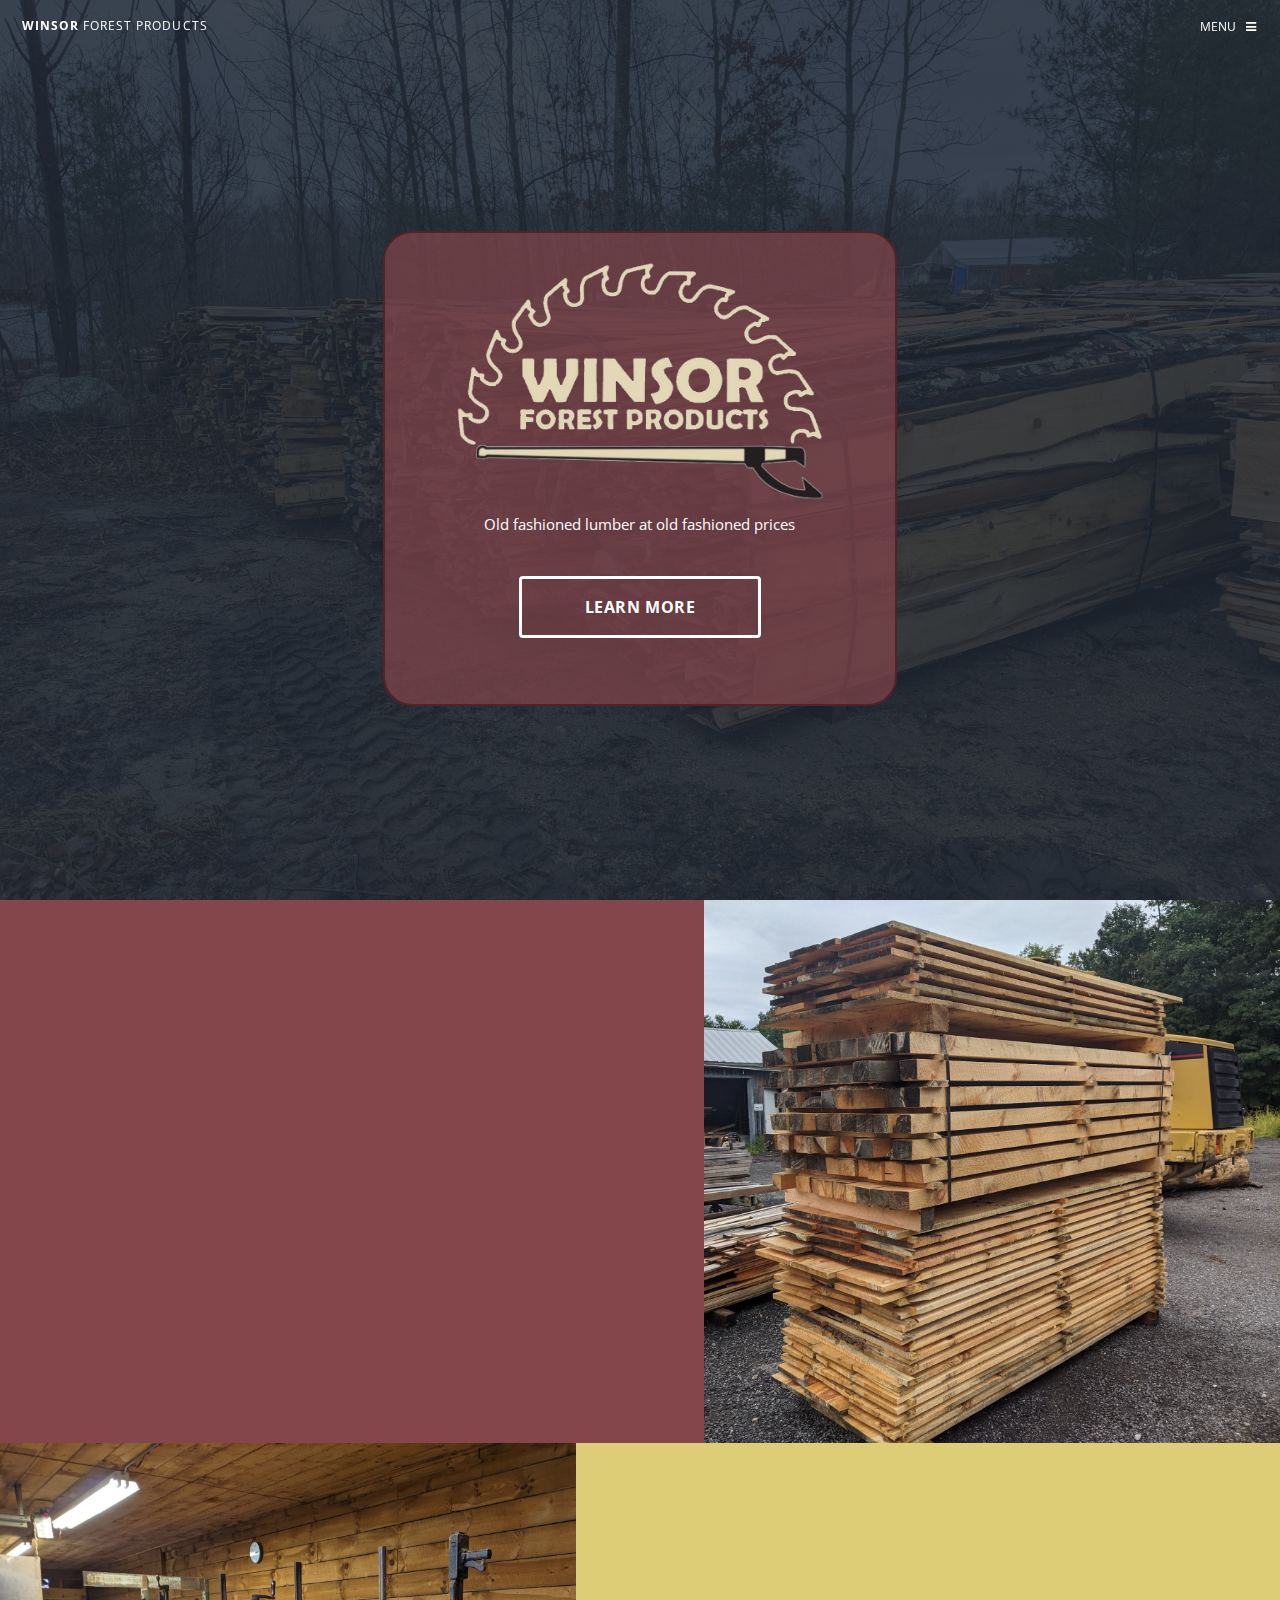
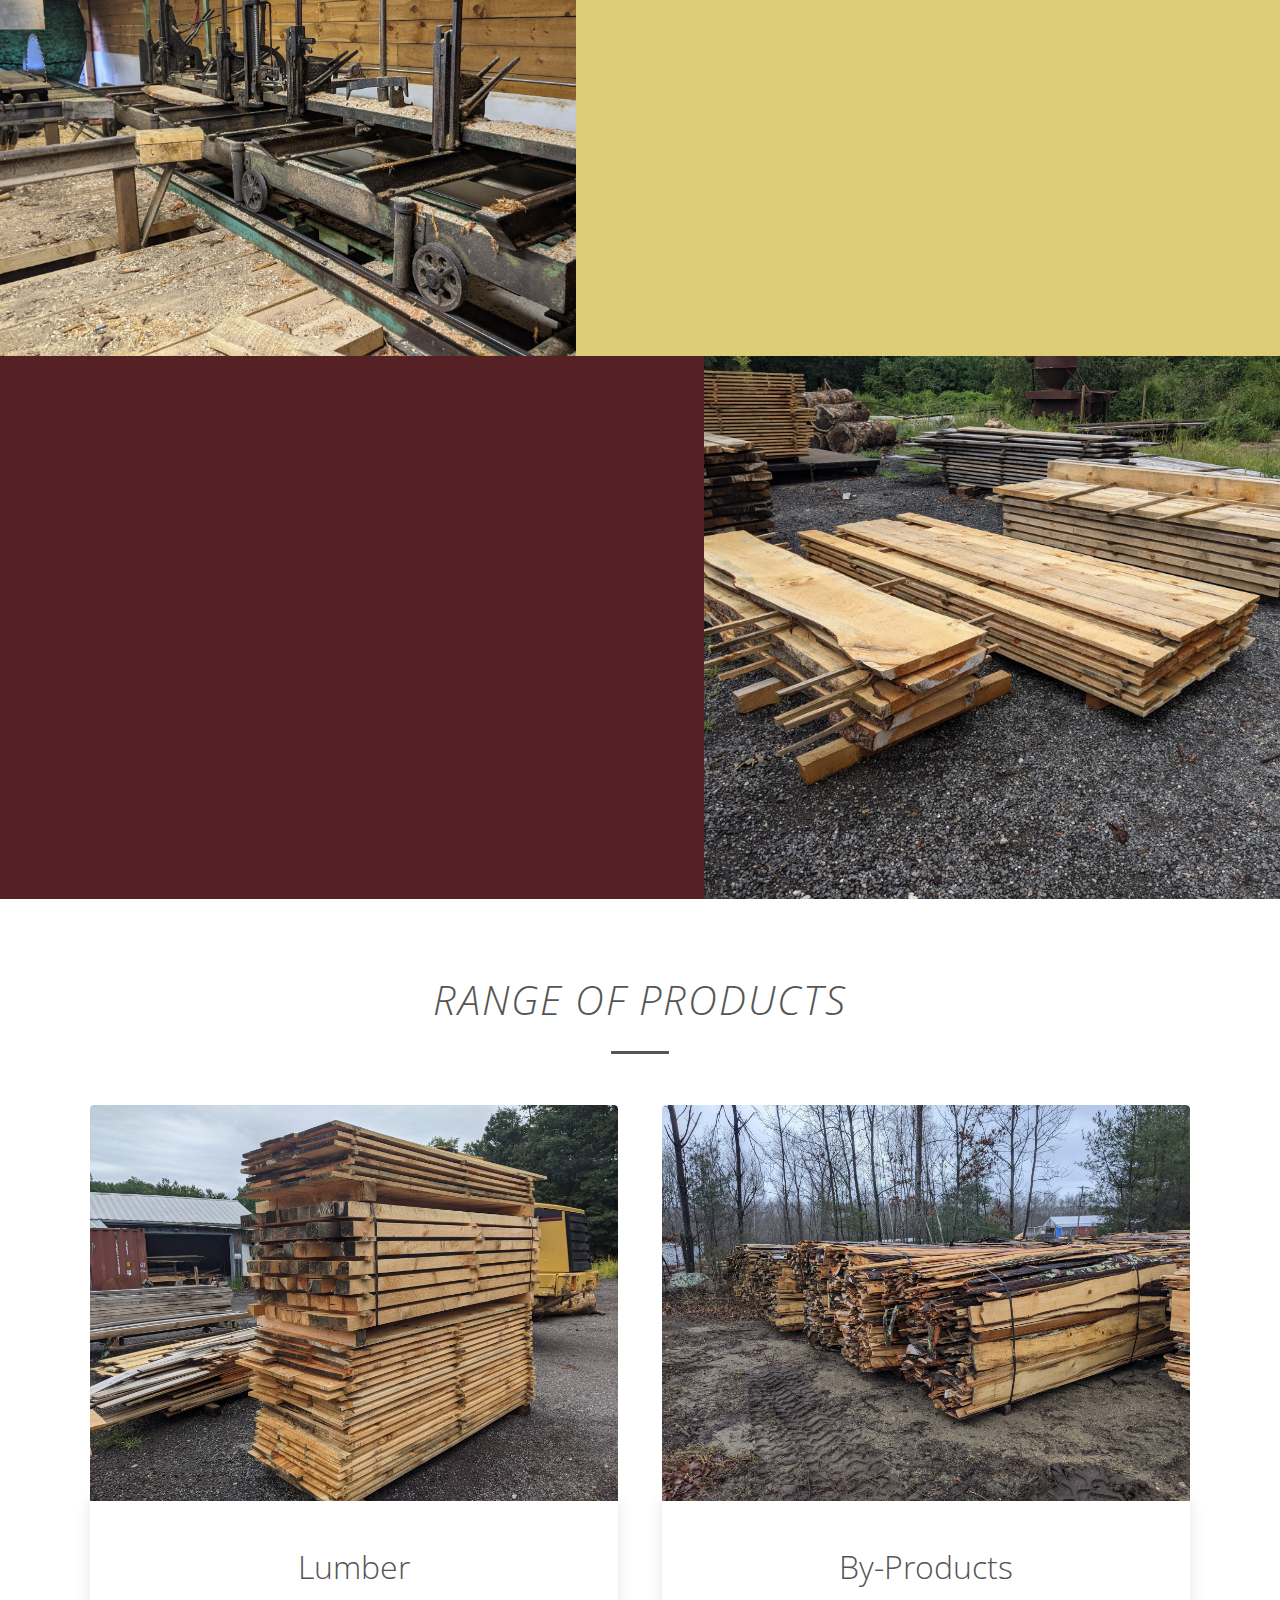
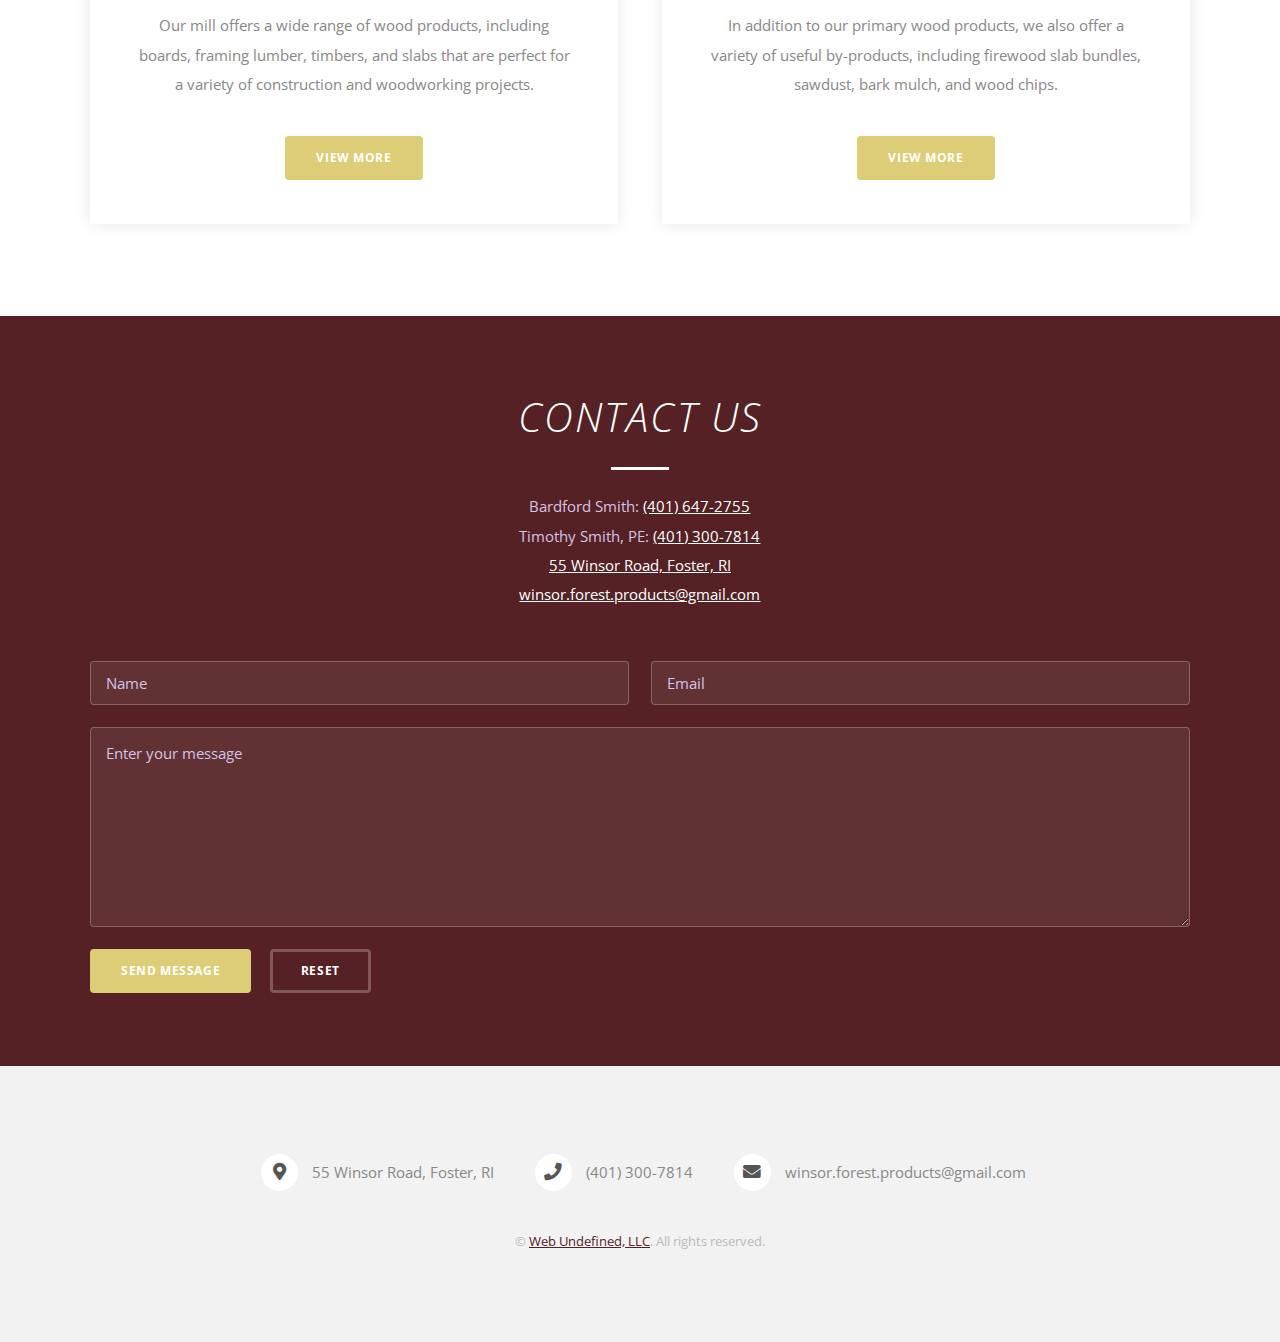
<file: index.html>
<!DOCTYPE HTML>

<html>

<head>
	<title>Winsor Forest Products</title>
	<meta charset="utf-8" />
	<meta name="viewport" content="width=device-width, initial-scale=1, user-scalable=no" />
	<link rel="stylesheet" href="assets/css/main.css" />
	<link rel="shortcut icon" type="image/png" href="images/tabIcon.png" />
</head>

<body class="is-preload">

	<!-- Header -->
	<header id="header" class="alt">
		<a class="logo" href="index.html">Winsor <span>Forest Products</span></a>
		<nav>
			<ul>
				<li>
					<a href="#menu">Menu</a>
				</li>
			</ul>
		</nav>
	</header>

	<!-- Menu -->
	<nav id="menu">
		<ul class="links">
			<li><a href="index.html">Home</a></li>
			<li><a href="pages/about-us.html">About Us</a></li>
			<li><a href="pages/products.html#products">Products</a></li>
			<li><a href="pages/products.html">Species</a></li>
			<li><a href="pages/services.html">Services</a></li>
			<li><a href="pages/gallery.html">Gallery</a></li>
			<li><a href="#six" class="scrolly">Contact Us</a></li>
		</ul>
	</nav>

	<!-- Banner -->
	<section id="banner">
		<div class="inner banner-badge">
			<!-- <h1>Lorem<br />
				ipsum dolor<br />
				sit amet</h1> -->
			<div class="image">
				<img src="images/logo-transparent.png" alt="" />
			</div>
			<p>Old fashioned lumber at old fashioned prices</p>
			<ul class="actions special">
				<li><a href="#one" class="button large wide scrolly-middle">Learn More</a></li>
			</ul>
		</div>
	</section>

	<!-- Spotlight -->
	<article id="one" class="spotlight odd accent3">
		<div class="inner">
			<div class="image" data-position="top right">
				<img src="images/3.jpg" alt="" />
			</div>
			<h2>Products</h2>
			<div class="content">
				<h3>Lumber and By-Products</h3>
				<p>Our mill offers a wide range of wood products, including boards, framing lumber, timbers, and slabs
					that are perfect for a variety of construction and woodworking projects.</p>
				<ul class="actions">
					<li><a href="pages/products.html" class="button primary accent3">View All</a></li>
				</ul>
			</div>
		</div>
	</article>

	<!-- Spotlight -->
	<article id="two" class="spotlight even accent2">
		<div class="inner">
			<div class="image" data-position="top left">
				<img src="images/5.jpg" alt="" />
			</div>
			<h2>About Us</h2>
			<div class="content">
				<h3>Local & Family-Owned</h3>
				<p>We are a local sawmill providing the community with a reliable source of freshly cut lumber and other
					wood products.</p>
				<ul class="actions">
					<li><a href="pages/about-us.html" class="button primary accent2">Learn More</a></li>
				</ul>
			</div>
		</div>
	</article>

	<!-- Spotlight -->
	<article id="three" class="spotlight odd accent1">
		<div class="inner">
			<div class="image" data-position="center right">
				<img src="images/4.jpg" alt="" />
			</div>
			<h2>Gallery</h2>
			<div class="content">
				<h3>Browse Our Gallery</h3>
				<p>If you're interested in seeing the high-quality wood products we offer, be sure to check out the
					gallery, which features stunning images of our mill and products.</p>
				<ul class="actions">
					<li><a href="pages/gallery.html" class="button primary accent1">View Gallery</a></li>
				</ul>
			</div>
		</div>
	</article>

	<!-- Posts -->
	<section id="five" class="wrapper">
		<div class="inner">
			<header class="major">
				<h2>Range of Products</h2>
			</header>
			<div class="posts">
				<article>
					<a href="#" class="image"><img src="images/3.jpg" alt="" /></a>
					<div class="content">
						<h3><a href="#">Lumber</a></h3>
						<p>Our mill offers a wide range of wood products, including boards, framing lumber, timbers, and
							slabs that are perfect for a variety of construction and woodworking projects.</p>
						<ul class="actions special">
							<li><a href="#" class="button primary accent2">View more</a></li>
						</ul>
					</div>
				</article>
				<article>
					<a href="#" class="image"><img src="images/1.jpg" alt="" /></a>
					<div class="content">
						<h3><a href="#">By-Products</a></h3>
						<p>In addition to our primary wood products, we also offer a variety of useful by-products,
							including firewood slab bundles, sawdust, bark mulch, and wood chips.</p>
						<ul class="actions special">
							<li><a href="#" class="button primary accent2">View more</a></li>
						</ul>
					</div>
				</article>
			</div>
		</div>
	</section>

	<!-- CTA -->
	<section id="six" class="wrapper style1">
		<div class="inner">
			<header class="major">
				<h2>Contact Us</h2>
				<p class="contact-p">Bardford Smith: <a href="tel:4016472755">(401)
						647-2755</a></p>
				<p class="contact-p">Timothy Smith, PE: <a href="tel:4013007814">(401)
						300-7814</a></p>
				<p class="contact-p"><a
						href="https://www.google.com/maps/place/55+Winsor+Rd,+Foster,+RI+02825/@41.841795,-71.7307835,17z/data=!3m1!4b1!4m6!3m5!1s0x89e4306e4358713b:0x17bfea306c91767b!8m2!3d41.841795!4d-71.7307835!16s%2Fg%2F11f2wlsrnv">55
						Winsor Road, Foster, RI</a></p>
				<p><a
						href="https://mail.google.com/mail/?view=cm&fs=1&to=winsor.forest.products@gmail.com&su=Subject&body=Body">winsor.forest.products@gmail.com</a>
				</p>
			</header>
			<form method="post" action="https://formspree.io/f/mzboalqk">
				<div class="row gtr-uniform">
					<div class="col-6 col-12-xsmall">
						<input type="text" name="name" id="name" value="" placeholder="Name" />
					</div>
					<div class="col-6 col-12-xsmall">
						<input type="email" name="email" id="email" value="" placeholder="Email" />
					</div>
					<!-- Break -->
					<div class="col-12">
						<textarea name="message" id="message" placeholder="Enter your message" rows="6"></textarea>
					</div>
					<!-- Break -->
					<div class="col-12">
						<ul class="actions">
							<li><input type="submit" value="Send Message" class="primary accent2" /></li>
							<li><input type="reset" value="Reset" /></li>
						</ul>
					</div>
				</div>
			</form>
		</div>
	</section>

	<!-- Footer -->
	<footer id="footer">
		<ul class="contact-icons">
			<li class="icon solid fa-map-marker-alt"><a
					href="https://www.google.com/maps/place/55+Winsor+Rd,+Foster,+RI+02825/@41.841795,-71.7307835,17z/data=!3m1!4b1!4m6!3m5!1s0x89e4306e4358713b:0x17bfea306c91767b!8m2!3d41.841795!4d-71.7307835!16s%2Fg%2F11f2wlsrnv">55
					Winsor Road, Foster, RI</a></li>
			<li class="icon solid fa-phone"><a href="tel:4013007814">(401)
					300-7814</a></li>
			<li class="icon solid fa-envelope"><a
					href="https://mail.google.com/mail/?view=cm&fs=1&to=winsor.forest.products@gmail.com&su=Subject&body=Body">winsor.forest.products@gmail.com</a>
			</li>
		</ul>
		<div class="copyright">
			&copy; <a href="https://www.webundefined.com">Web Undefined, LLC</a>. All rights reserved.
		</div>
	</footer>

	<!-- Scripts -->
	<script src="assets/js/jquery.min.js"></script>
	<script src="assets/js/jquery.scrolly.min.js"></script>
	<script src="assets/js/jquery.scrollex.min.js"></script>
	<script src="assets/js/browser.min.js"></script>
	<script src="assets/js/breakpoints.min.js"></script>
	<script src="assets/js/util.js"></script>
	<script src="assets/js/main.js"></script>

</body>

</html>
</file>
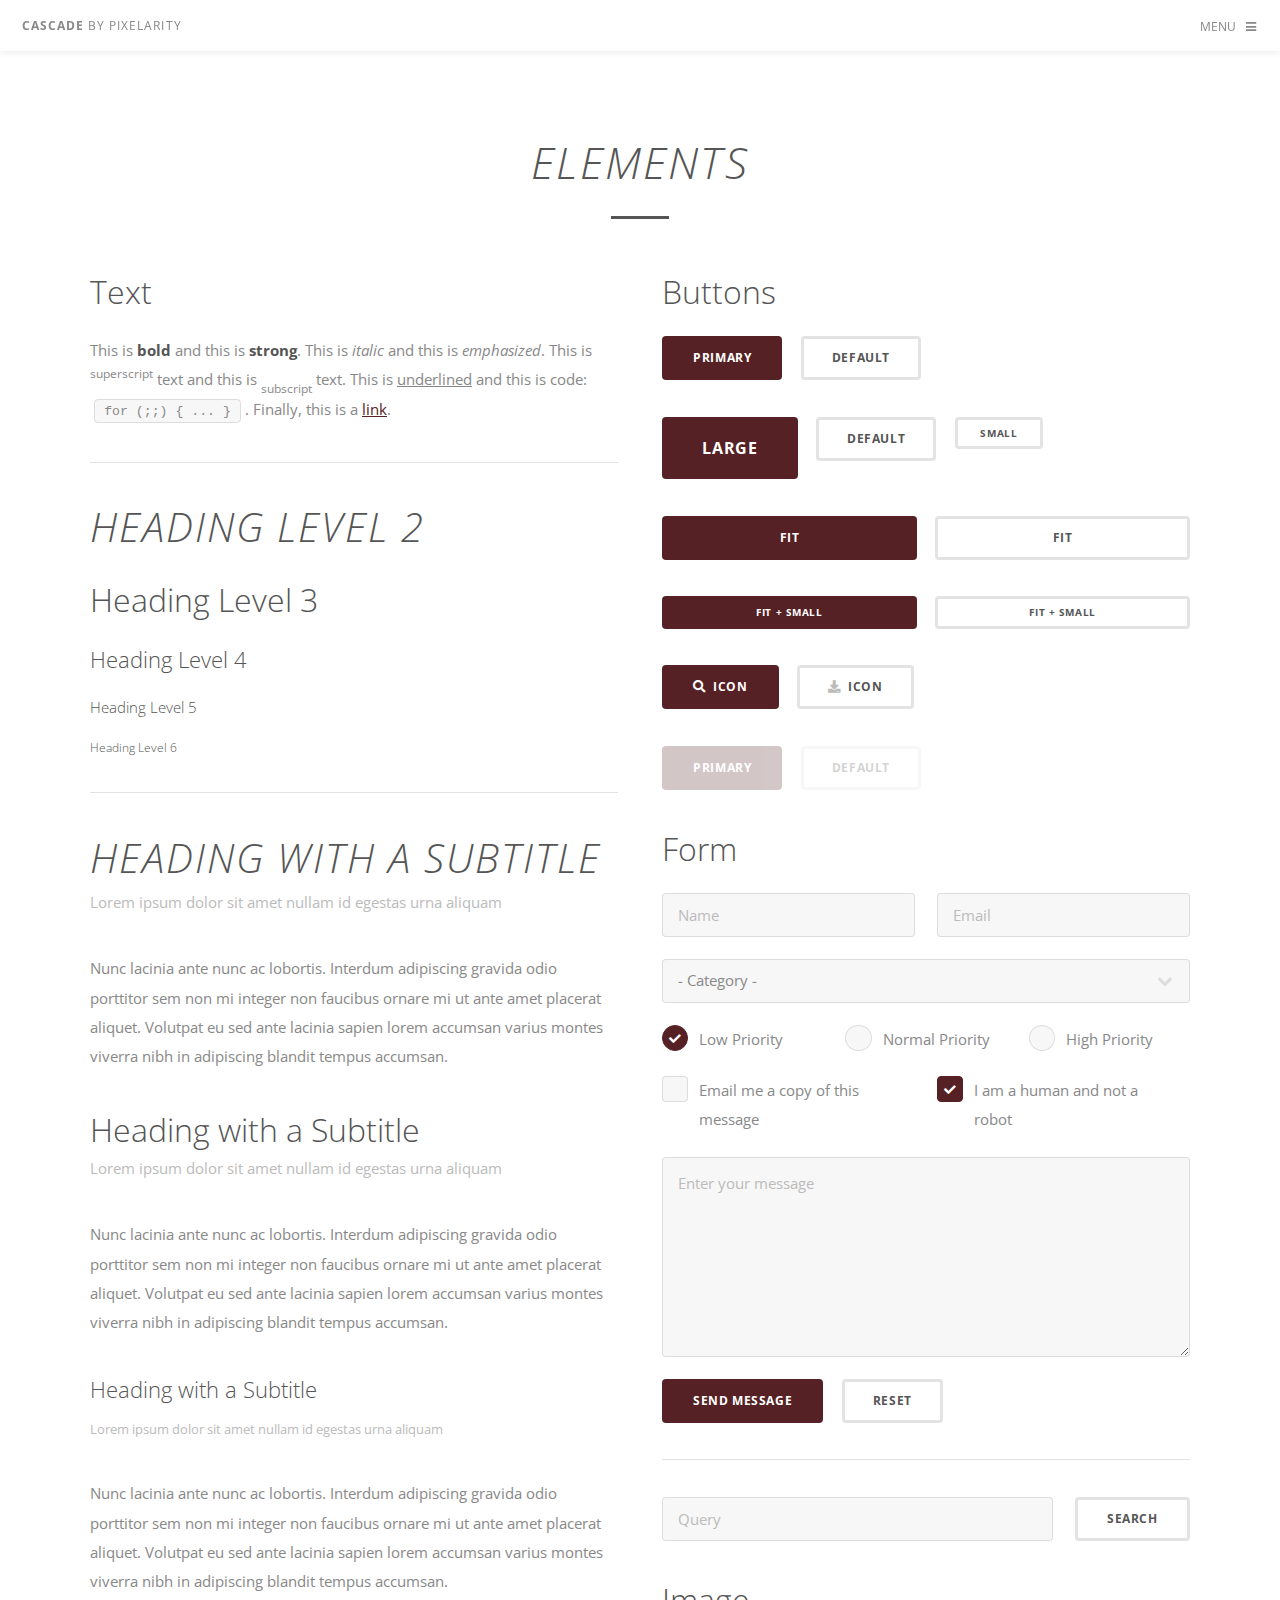
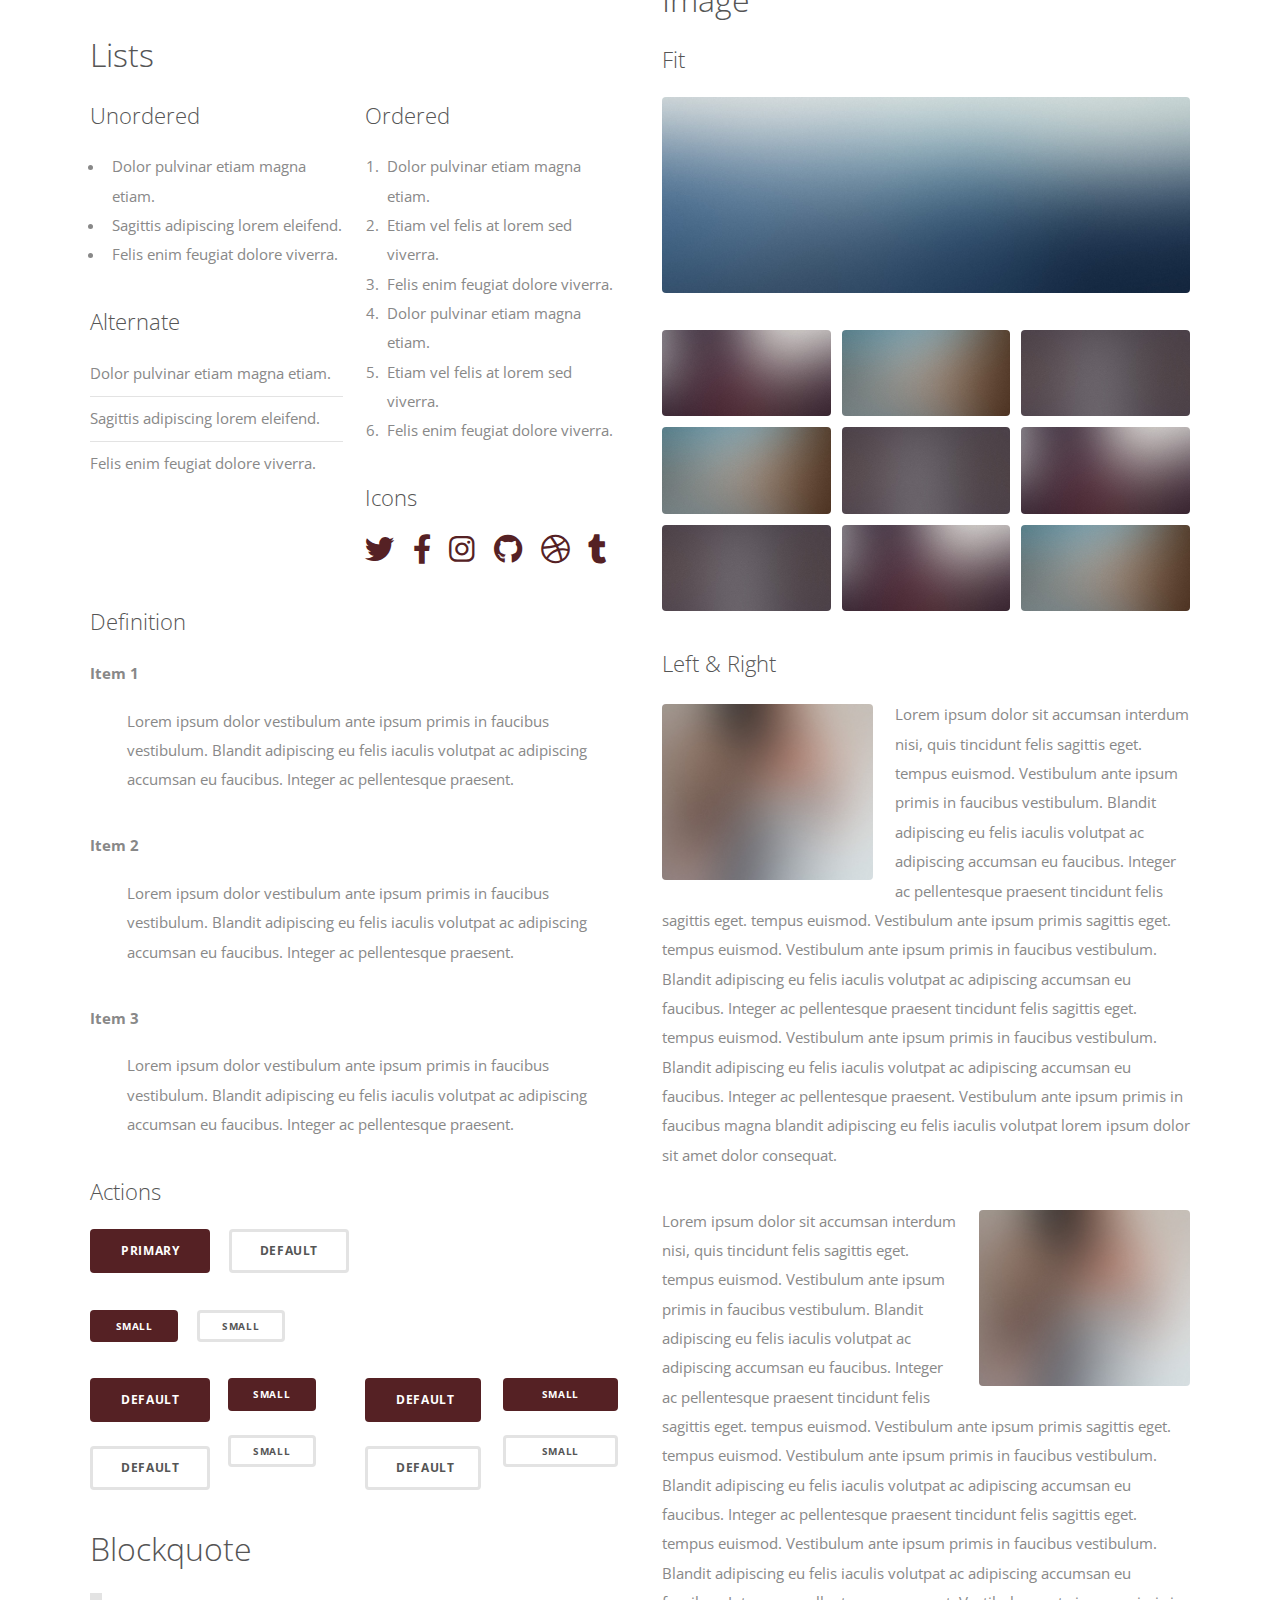
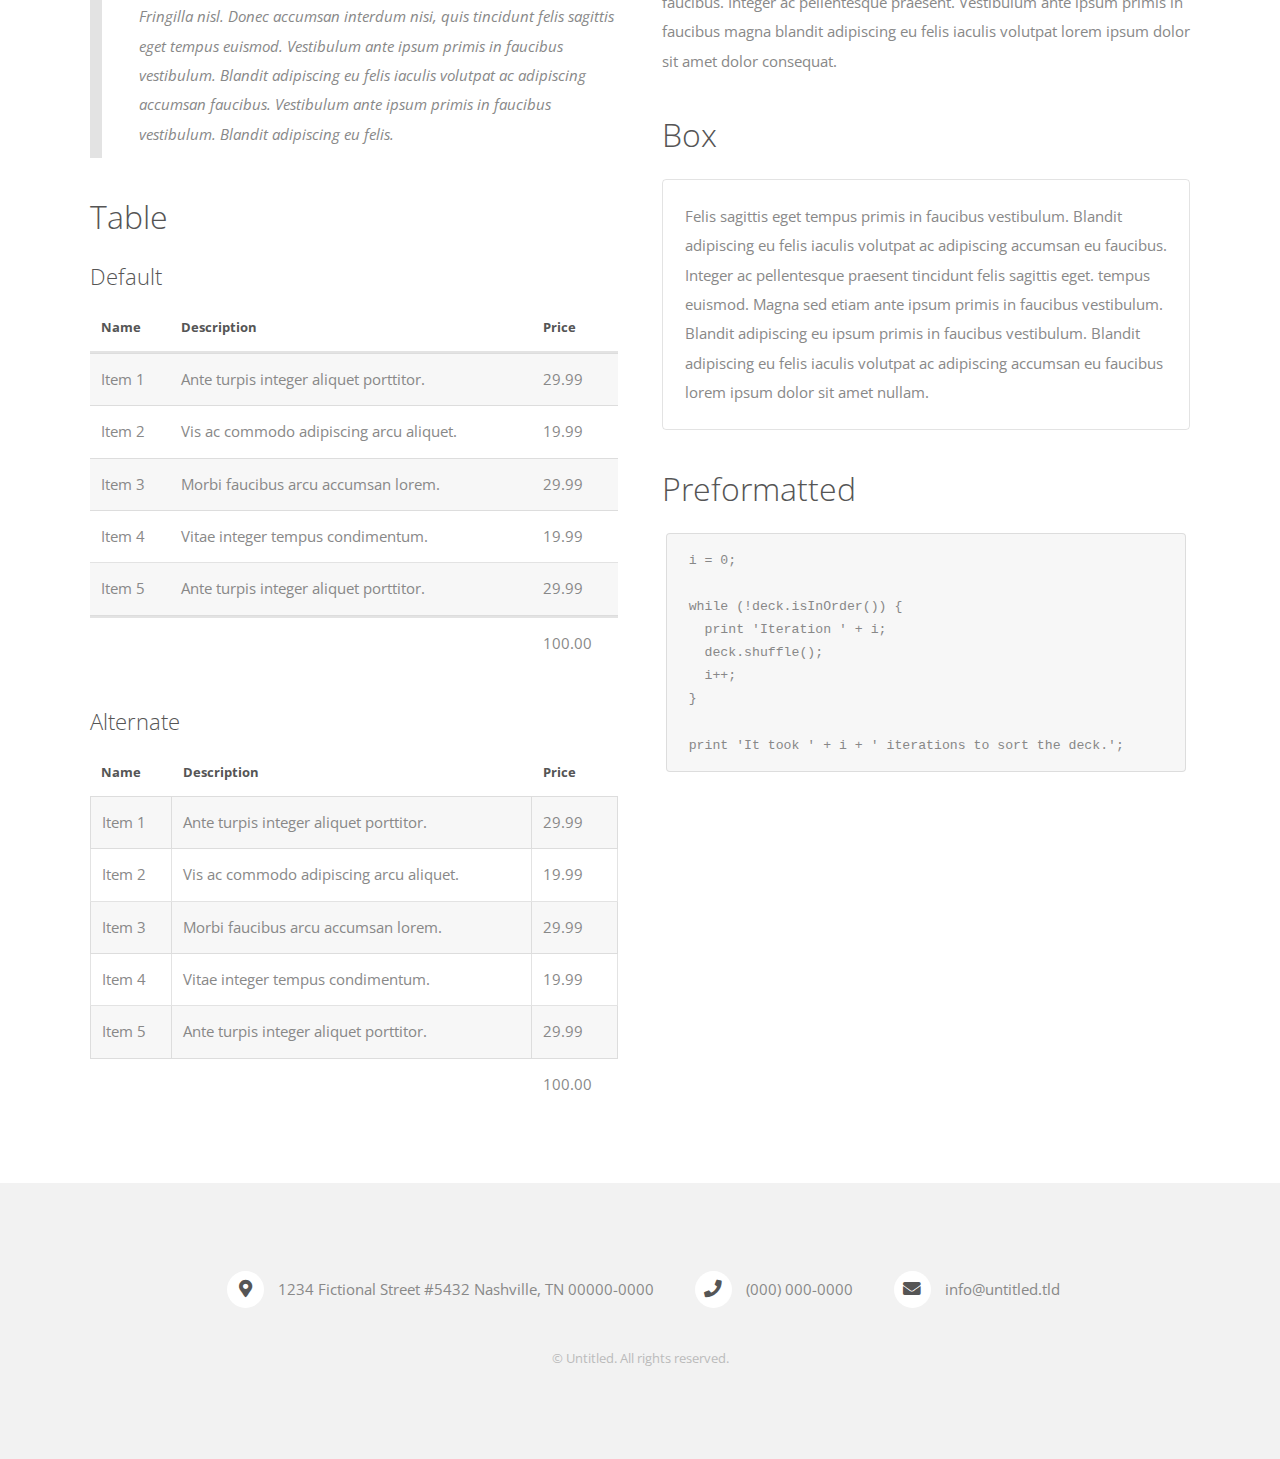
<file: elements.html>
<!DOCTYPE HTML>
<!--
	Cascade by Pixelarity
	pixelarity.com | hello@pixelarity.com
	License: pixelarity.com/license
-->
<html>
	<head>
		<title>Untitled</title>
		<meta charset="utf-8" />
		<meta name="viewport" content="width=device-width, initial-scale=1, user-scalable=no" />
		<link rel="stylesheet" href="assets/css/main.css" />
	</head>
	<body class="is-preload">

		<!-- Header -->
			<header id="header">
				<a class="logo" href="index.html">Cascade <span>by Pixelarity</span></a>
				<nav>
					<ul>
						<li>
							<a href="#menu">Menu</a>
						</li>
					</ul>
				</nav>
			</header>

		<!-- Menu -->
			<nav id="menu">
				<ul class="links">
					<li><a href="index.html">Home</a></li>
					<li><a href="generic.html">Generic</a></li>
					<li><a href="elements.html">Elements</a></li>
					<li><a href="#" class="button primary">Sign Up</a></li>
					<li><a href="#" class="button">Log In</a></li>
				</ul>
			</nav>

		<!-- Main -->
			<section id="main" class="wrapper alt">
				<div class="inner">

					<header class="major">
						<h1>Elements</h1>
					</header>

					<div class="row gtr-200">
						<div class="col-6 col-12-medium">

							<!-- Text -->
								<h3>Text</h3>
								<p>This is <b>bold</b> and this is <strong>strong</strong>. This is <i>italic</i> and this is <em>emphasized</em>.
								This is <sup>superscript</sup> text and this is <sub>subscript</sub> text.
								This is <u>underlined</u> and this is code: <code>for (;;) { ... }</code>.
								Finally, this is a <a href="#">link</a>.</p>
								<hr />
								<h2>Heading Level 2</h2>
								<h3>Heading Level 3</h3>
								<h4>Heading Level 4</h4>
								<h5>Heading Level 5</h5>
								<h6>Heading Level 6</h6>
								<hr />
								<header>
									<h2>Heading with a Subtitle</h2>
									<p>Lorem ipsum dolor sit amet nullam id egestas urna aliquam</p>
								</header>
								<p>Nunc lacinia ante nunc ac lobortis. Interdum adipiscing gravida odio porttitor sem non mi integer non faucibus ornare mi ut ante amet placerat aliquet. Volutpat eu sed ante lacinia sapien lorem accumsan varius montes viverra nibh in adipiscing blandit tempus accumsan.</p>
								<header>
									<h3>Heading with a Subtitle</h3>
									<p>Lorem ipsum dolor sit amet nullam id egestas urna aliquam</p>
								</header>
								<p>Nunc lacinia ante nunc ac lobortis. Interdum adipiscing gravida odio porttitor sem non mi integer non faucibus ornare mi ut ante amet placerat aliquet. Volutpat eu sed ante lacinia sapien lorem accumsan varius montes viverra nibh in adipiscing blandit tempus accumsan.</p>
								<header>
									<h4>Heading with a Subtitle</h4>
									<p>Lorem ipsum dolor sit amet nullam id egestas urna aliquam</p>
								</header>
								<p>Nunc lacinia ante nunc ac lobortis. Interdum adipiscing gravida odio porttitor sem non mi integer non faucibus ornare mi ut ante amet placerat aliquet. Volutpat eu sed ante lacinia sapien lorem accumsan varius montes viverra nibh in adipiscing blandit tempus accumsan.</p>

							<!-- Lists -->
								<h3>Lists</h3>
								<div class="row">
									<div class="col-6 col-12-small">

										<h4>Unordered</h4>
										<ul>
											<li>Dolor pulvinar etiam magna etiam.</li>
											<li>Sagittis adipiscing lorem eleifend.</li>
											<li>Felis enim feugiat dolore viverra.</li>
										</ul>

										<h4>Alternate</h4>
										<ul class="alt">
											<li>Dolor pulvinar etiam magna etiam.</li>
											<li>Sagittis adipiscing lorem eleifend.</li>
											<li>Felis enim feugiat dolore viverra.</li>
										</ul>

									</div>
									<div class="col-6 col-12-small">

										<h4>Ordered</h4>
										<ol>
											<li>Dolor pulvinar etiam magna etiam.</li>
											<li>Etiam vel felis at lorem sed viverra.</li>
											<li>Felis enim feugiat dolore viverra.</li>
											<li>Dolor pulvinar etiam magna etiam.</li>
											<li>Etiam vel felis at lorem sed viverra.</li>
											<li>Felis enim feugiat dolore viverra.</li>
										</ol>

										<h4>Icons</h4>
										<ul class="icons">
											<li><a href="#" class="icon brands fa-twitter"><span class="label">Twitter</span></a></li>
											<li><a href="#" class="icon brands fa-facebook-f"><span class="label">Facebook</span></a></li>
											<li><a href="#" class="icon brands fa-instagram"><span class="label">Instagram</span></a></li>
											<li><a href="#" class="icon brands fa-github"><span class="label">Github</span></a></li>
											<li><a href="#" class="icon brands fa-dribbble"><span class="label">Dribbble</span></a></li>
											<li><a href="#" class="icon brands fa-tumblr"><span class="label">Tumblr</span></a></li>
										</ul>

									</div>
								</div>
								<h4>Definition</h4>
								<dl>
									<dt>Item 1</dt>
									<dd>
										<p>Lorem ipsum dolor vestibulum ante ipsum primis in faucibus vestibulum. Blandit adipiscing eu felis iaculis volutpat ac adipiscing accumsan eu faucibus. Integer ac pellentesque praesent.</p>
									</dd>
									<dt>Item 2</dt>
									<dd>
										<p>Lorem ipsum dolor vestibulum ante ipsum primis in faucibus vestibulum. Blandit adipiscing eu felis iaculis volutpat ac adipiscing accumsan eu faucibus. Integer ac pellentesque praesent.</p>
									</dd>
									<dt>Item 3</dt>
									<dd>
										<p>Lorem ipsum dolor vestibulum ante ipsum primis in faucibus vestibulum. Blandit adipiscing eu felis iaculis volutpat ac adipiscing accumsan eu faucibus. Integer ac pellentesque praesent.</p>
									</dd>
								</dl>

								<h4>Actions</h4>
								<ul class="actions">
									<li><a href="#" class="button primary">Primary</a></li>
									<li><a href="#" class="button">Default</a></li>
								</ul>
								<ul class="actions small">
									<li><a href="#" class="button primary small">Small</a></li>
									<li><a href="#" class="button small">Small</a></li>
								</ul>
								<div class="row">
									<div class="col-3 col-12-small">
										<ul class="actions stacked">
											<li><a href="#" class="button primary">Default</a></li>
											<li><a href="#" class="button">Default</a></li>
										</ul>
									</div>
									<div class="col-3 col-12-small">
										<ul class="actions stacked">
											<li><a href="#" class="button primary small">Small</a></li>
											<li><a href="#" class="button small">Small</a></li>
										</ul>
									</div>
									<div class="col-3 col-12-small">
										<ul class="actions stacked">
											<li><a href="#" class="button primary fit">Default</a></li>
											<li><a href="#" class="button fit">Default</a></li>
										</ul>
									</div>
									<div class="col-3 col-12-small">
										<ul class="actions stacked">
											<li><a href="#" class="button primary small fit">Small</a></li>
											<li><a href="#" class="button small fit">Small</a></li>
										</ul>
									</div>
								</div>

							<!-- Blockquote -->
								<h3>Blockquote</h3>
								<blockquote>Fringilla nisl. Donec accumsan interdum nisi, quis tincidunt felis sagittis eget tempus euismod. Vestibulum ante ipsum primis in faucibus vestibulum. Blandit adipiscing eu felis iaculis volutpat ac adipiscing accumsan faucibus. Vestibulum ante ipsum primis in faucibus vestibulum. Blandit adipiscing eu felis.</blockquote>

							<!-- Table -->
								<h3>Table</h3>

								<h4>Default</h4>
								<div class="table-wrapper">
									<table>
										<thead>
											<tr>
												<th>Name</th>
												<th>Description</th>
												<th>Price</th>
											</tr>
										</thead>
										<tbody>
											<tr>
												<td>Item 1</td>
												<td>Ante turpis integer aliquet porttitor.</td>
												<td>29.99</td>
											</tr>
											<tr>
												<td>Item 2</td>
												<td>Vis ac commodo adipiscing arcu aliquet.</td>
												<td>19.99</td>
											</tr>
											<tr>
												<td>Item 3</td>
												<td> Morbi faucibus arcu accumsan lorem.</td>
												<td>29.99</td>
											</tr>
											<tr>
												<td>Item 4</td>
												<td>Vitae integer tempus condimentum.</td>
												<td>19.99</td>
											</tr>
											<tr>
												<td>Item 5</td>
												<td>Ante turpis integer aliquet porttitor.</td>
												<td>29.99</td>
											</tr>
										</tbody>
										<tfoot>
											<tr>
												<td colspan="2"></td>
												<td>100.00</td>
											</tr>
										</tfoot>
									</table>
								</div>

								<h4>Alternate</h4>
								<div class="table-wrapper">
									<table class="alt">
										<thead>
											<tr>
												<th>Name</th>
												<th>Description</th>
												<th>Price</th>
											</tr>
										</thead>
										<tbody>
											<tr>
												<td>Item 1</td>
												<td>Ante turpis integer aliquet porttitor.</td>
												<td>29.99</td>
											</tr>
											<tr>
												<td>Item 2</td>
												<td>Vis ac commodo adipiscing arcu aliquet.</td>
												<td>19.99</td>
											</tr>
											<tr>
												<td>Item 3</td>
												<td> Morbi faucibus arcu accumsan lorem.</td>
												<td>29.99</td>
											</tr>
											<tr>
												<td>Item 4</td>
												<td>Vitae integer tempus condimentum.</td>
												<td>19.99</td>
											</tr>
											<tr>
												<td>Item 5</td>
												<td>Ante turpis integer aliquet porttitor.</td>
												<td>29.99</td>
											</tr>
										</tbody>
										<tfoot>
											<tr>
												<td colspan="2"></td>
												<td>100.00</td>
											</tr>
										</tfoot>
									</table>
								</div>

						</div>
						<div class="col-6 col-12-medium">

							<!-- Buttons -->
								<h3>Buttons</h3>
								<ul class="actions">
									<li><a href="#" class="button primary">Primary</a></li>
									<li><a href="#" class="button">Default</a></li>
								</ul>
								<ul class="actions">
									<li><a href="#" class="button primary large">Large</a></li>
									<li><a href="#" class="button">Default</a></li>
									<li><a href="#" class="button small">Small</a></li>
								</ul>
								<ul class="actions fit">
									<li><a href="#" class="button primary fit">Fit</a></li>
									<li><a href="#" class="button fit">Fit</a></li>
								</ul>
								<ul class="actions fit small">
									<li><a href="#" class="button primary fit small">Fit + Small</a></li>
									<li><a href="#" class="button fit small">Fit + Small</a></li>
								</ul>
								<ul class="actions">
									<li><a href="#" class="button primary icon solid fa-search">Icon</a></li>
									<li><a href="#" class="button icon solid fa-download">Icon</a></li>
								</ul>
								<ul class="actions">
									<li><span class="button primary disabled">Primary</span></li>
									<li><span class="button disabled">Default</span></li>
								</ul>

							<!-- Form -->
								<h3>Form</h3>

								<form method="post" action="#">
									<div class="row gtr-uniform">
										<div class="col-6 col-12-xsmall">
											<input type="text" name="name" id="name" value="" placeholder="Name" />
										</div>
										<div class="col-6 col-12-xsmall">
											<input type="email" name="email" id="email" value="" placeholder="Email" />
										</div>
										<!-- Break -->
										<div class="col-12">
											<select name="category" id="category">
												<option value="">- Category -</option>
												<option value="1">Manufacturing</option>
												<option value="1">Shipping</option>
												<option value="1">Administration</option>
												<option value="1">Human Resources</option>
											</select>
										</div>
										<!-- Break -->
										<div class="col-4 col-12-small">
											<input type="radio" id="priority-low" name="priority" checked>
											<label for="priority-low">Low Priority</label>
										</div>
										<div class="col-4 col-12-small">
											<input type="radio" id="priority-normal" name="priority">
											<label for="priority-normal">Normal Priority</label>
										</div>
										<div class="col-4 col-12-small">
											<input type="radio" id="priority-high" name="priority">
											<label for="priority-high">High Priority</label>
										</div>
										<!-- Break -->
										<div class="col-6 col-12-small">
											<input type="checkbox" id="copy" name="copy">
											<label for="copy">Email me a copy of this message</label>
										</div>
										<div class="col-6 col-12-small">
											<input type="checkbox" id="human" name="human" checked>
											<label for="human">I am a human and not a robot</label>
										</div>
										<!-- Break -->
										<div class="col-12">
											<textarea name="message" id="message" placeholder="Enter your message" rows="6"></textarea>
										</div>
										<!-- Break -->
										<div class="col-12">
											<ul class="actions">
												<li><input type="submit" value="Send Message" class="primary" /></li>
												<li><input type="reset" value="Reset" /></li>
											</ul>
										</div>
									</div>
								</form>

								<hr />

								<form method="post" action="#">
									<div class="row gtr-uniform">
										<div class="col-9 col-12-small">
											<input type="text" name="query" id="query" value="" placeholder="Query" />
										</div>
										<div class="col-3 col-12-small">
											<input type="submit" value="Search" class="fit" />
										</div>
									</div>
								</form>

							<!-- Image -->
								<h3>Image</h3>

								<h4>Fit</h4>
								<span class="image fit"><img src="images/pic04.jpg" alt="" /></span>
								<div class="box alt">
									<div class="row gtr-50 gtr-uniform">
										<div class="col-4"><span class="image fit"><img src="images/pic08.jpg" alt="" /></span></div>
										<div class="col-4"><span class="image fit"><img src="images/pic09.jpg" alt="" /></span></div>
										<div class="col-4"><span class="image fit"><img src="images/pic10.jpg" alt="" /></span></div>
										<!-- Break -->
										<div class="col-4"><span class="image fit"><img src="images/pic09.jpg" alt="" /></span></div>
										<div class="col-4"><span class="image fit"><img src="images/pic10.jpg" alt="" /></span></div>
										<div class="col-4"><span class="image fit"><img src="images/pic08.jpg" alt="" /></span></div>
										<!-- Break -->
										<div class="col-4"><span class="image fit"><img src="images/pic10.jpg" alt="" /></span></div>
										<div class="col-4"><span class="image fit"><img src="images/pic08.jpg" alt="" /></span></div>
										<div class="col-4"><span class="image fit"><img src="images/pic09.jpg" alt="" /></span></div>
									</div>
								</div>

								<h4>Left &amp; Right</h4>
								<p><span class="image left"><img src="images/pic02.jpg" alt="" /></span>Lorem ipsum dolor sit accumsan interdum nisi, quis tincidunt felis sagittis eget. tempus euismod. Vestibulum ante ipsum primis in faucibus vestibulum. Blandit adipiscing eu felis iaculis volutpat ac adipiscing accumsan eu faucibus. Integer ac pellentesque praesent tincidunt felis sagittis eget. tempus euismod. Vestibulum ante ipsum primis sagittis eget. tempus euismod. Vestibulum ante ipsum primis in faucibus vestibulum. Blandit adipiscing eu felis iaculis volutpat ac adipiscing accumsan eu faucibus. Integer ac pellentesque praesent tincidunt felis sagittis eget. tempus euismod. Vestibulum ante ipsum primis in faucibus vestibulum. Blandit adipiscing eu felis iaculis volutpat ac adipiscing accumsan eu faucibus. Integer ac pellentesque praesent. Vestibulum ante ipsum primis in faucibus magna blandit adipiscing eu felis iaculis volutpat lorem ipsum dolor sit amet dolor consequat.</p>
								<p><span class="image right"><img src="images/pic02.jpg" alt="" /></span>Lorem ipsum dolor sit accumsan interdum nisi, quis tincidunt felis sagittis eget. tempus euismod. Vestibulum ante ipsum primis in faucibus vestibulum. Blandit adipiscing eu felis iaculis volutpat ac adipiscing accumsan eu faucibus. Integer ac pellentesque praesent tincidunt felis sagittis eget. tempus euismod. Vestibulum ante ipsum primis sagittis eget. tempus euismod. Vestibulum ante ipsum primis in faucibus vestibulum. Blandit adipiscing eu felis iaculis volutpat ac adipiscing accumsan eu faucibus. Integer ac pellentesque praesent tincidunt felis sagittis eget. tempus euismod. Vestibulum ante ipsum primis in faucibus vestibulum. Blandit adipiscing eu felis iaculis volutpat ac adipiscing accumsan eu faucibus. Integer ac pellentesque praesent. Vestibulum ante ipsum primis in faucibus magna blandit adipiscing eu felis iaculis volutpat lorem ipsum dolor sit amet dolor consequat.</p>

							<!-- Box -->
								<h3>Box</h3>
								<div class="box">
									<p>Felis sagittis eget tempus primis in faucibus vestibulum. Blandit adipiscing eu felis iaculis volutpat ac adipiscing accumsan eu faucibus. Integer ac pellentesque praesent tincidunt felis sagittis eget. tempus euismod. Magna sed etiam ante ipsum primis in faucibus vestibulum. Blandit adipiscing eu ipsum primis in faucibus vestibulum. Blandit adipiscing eu felis iaculis volutpat ac adipiscing accumsan eu faucibus lorem ipsum dolor sit amet nullam.</p>
								</div>

							<!-- Preformatted Code -->
								<h3>Preformatted</h3>
								<pre><code>i = 0;

while (!deck.isInOrder()) {
  print 'Iteration ' + i;
  deck.shuffle();
  i++;
}

print 'It took ' + i + ' iterations to sort the deck.';
</code></pre>

						</div>
					</div>

				</div>
			</section>

		<!-- Footer -->
			<footer id="footer">
				<ul class="contact-icons">
					<li class="icon solid fa-map-marker-alt"><a href="#">1234 Fictional Street #5432 Nashville, TN 00000-0000</a></li>
					<li class="icon solid fa-phone"><a href="#">(000) 000-0000</a></li>
					<li class="icon solid fa-envelope"><a href="#">info@untitled.tld</a></li>
				</ul>
				<div class="copyright">
					&copy; Untitled. All rights reserved.
				</div>
			</footer>

		<!-- Scripts -->
			<script src="assets/js/jquery.min.js"></script>
			<script src="assets/js/jquery.scrolly.min.js"></script>
			<script src="assets/js/jquery.scrollex.min.js"></script>
			<script src="assets/js/browser.min.js"></script>
			<script src="assets/js/breakpoints.min.js"></script>
			<script src="assets/js/util.js"></script>
			<script src="assets/js/main.js"></script>

	</body>
</html>
</file>
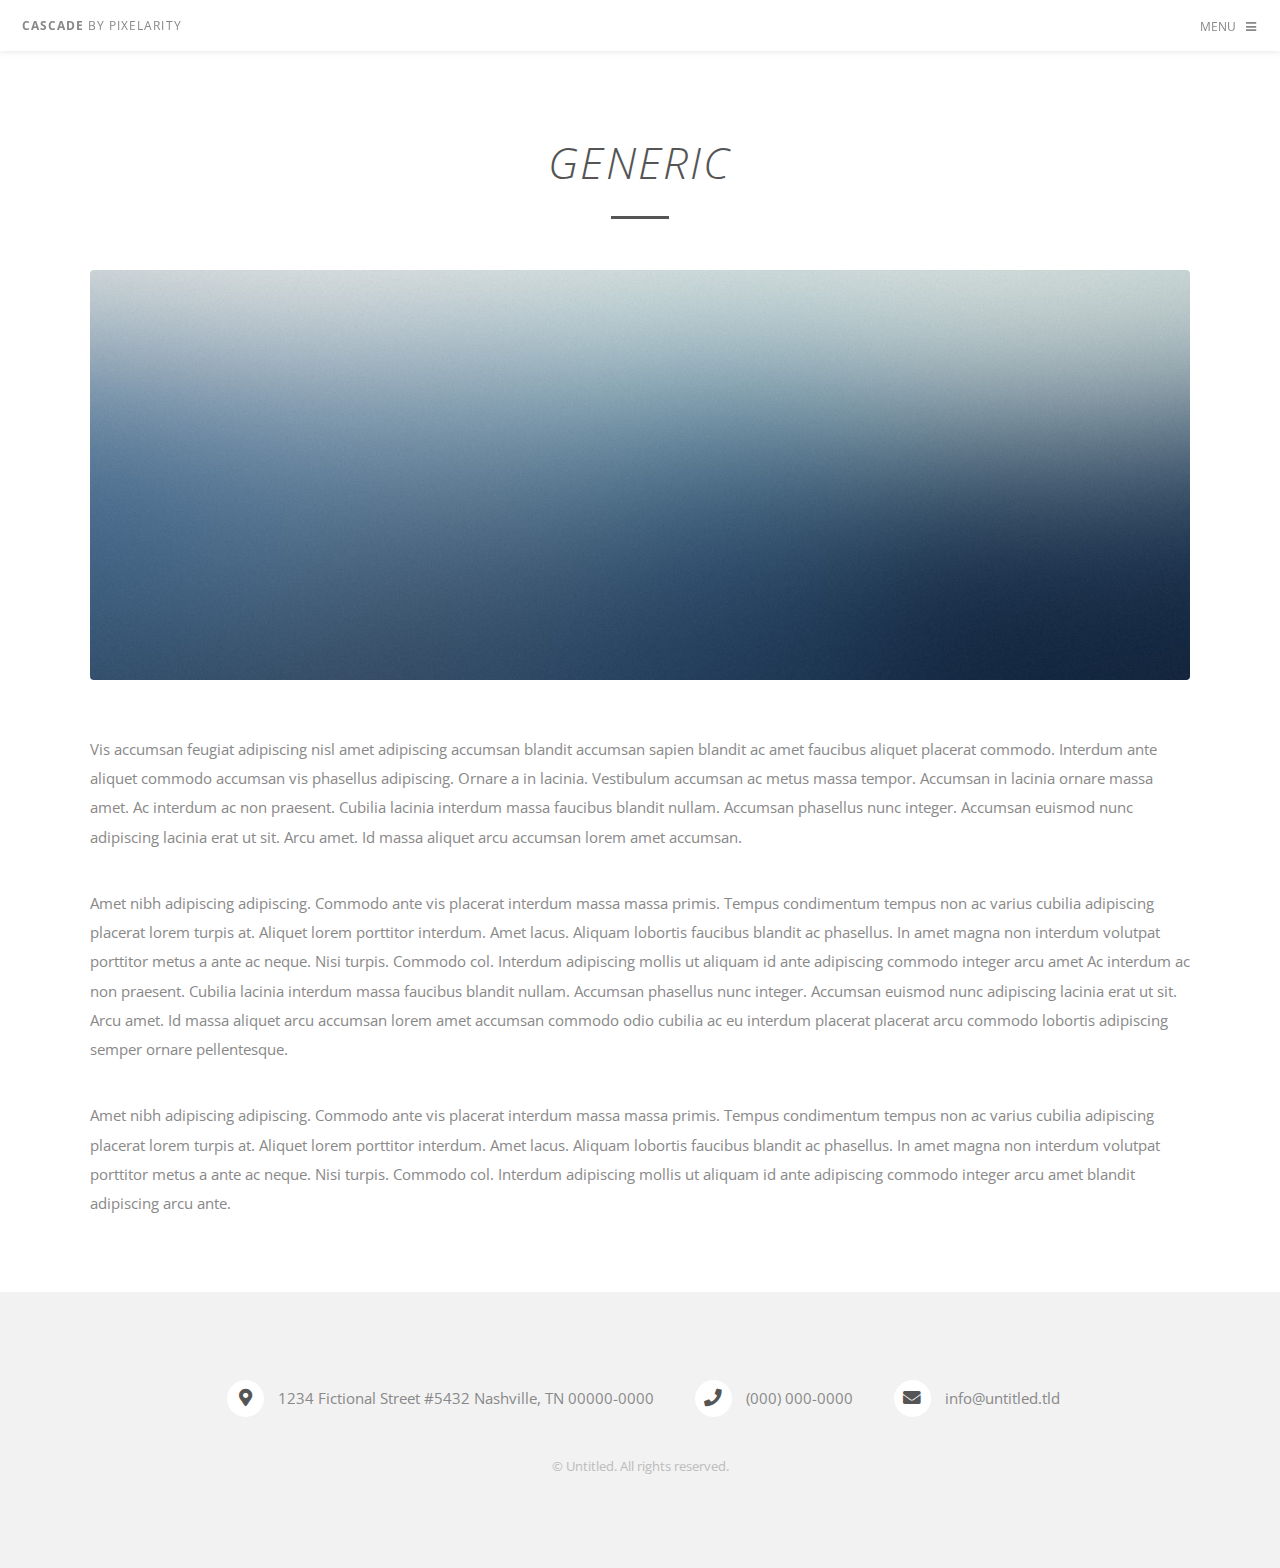
<file: generic.html>
<!DOCTYPE HTML>
<!--
	Cascade by Pixelarity
	pixelarity.com | hello@pixelarity.com
	License: pixelarity.com/license
-->
<html>
	<head>
		<title>Untitled</title>
		<meta charset="utf-8" />
		<meta name="viewport" content="width=device-width, initial-scale=1, user-scalable=no" />
		<link rel="stylesheet" href="assets/css/main.css" />
	</head>
	<body class="is-preload">

		<!-- Header -->
			<header id="header">
				<a class="logo" href="index.html">Cascade <span>by Pixelarity</span></a>
				<nav>
					<ul>
						<li>
							<a href="#menu">Menu</a>
						</li>
					</ul>
				</nav>
			</header>

		<!-- Menu -->
			<nav id="menu">
				<ul class="links">
					<li><a href="index.html">Home</a></li>
					<li><a href="generic.html">Generic</a></li>
					<li><a href="elements.html">Elements</a></li>
					<li><a href="#" class="button primary">Sign Up</a></li>
					<li><a href="#" class="button">Log In</a></li>
				</ul>
			</nav>

		<!-- Main -->
			<section id="main" class="wrapper">
				<div class="inner">

					<header class="major">
						<h1>Generic</h1>
					</header>

					<span class="image main"><img src="images/pic04.jpg" alt="" /></span>
					<p>Vis accumsan feugiat adipiscing nisl amet adipiscing accumsan blandit accumsan sapien blandit ac amet faucibus aliquet placerat commodo. Interdum ante aliquet commodo accumsan vis phasellus adipiscing. Ornare a in lacinia. Vestibulum accumsan ac metus massa tempor. Accumsan in lacinia ornare massa amet. Ac interdum ac non praesent. Cubilia lacinia interdum massa faucibus blandit nullam. Accumsan phasellus nunc integer. Accumsan euismod nunc adipiscing lacinia erat ut sit. Arcu amet. Id massa aliquet arcu accumsan lorem amet accumsan.</p>
					<p>Amet nibh adipiscing adipiscing. Commodo ante vis placerat interdum massa massa primis. Tempus condimentum tempus non ac varius cubilia adipiscing placerat lorem turpis at. Aliquet lorem porttitor interdum. Amet lacus. Aliquam lobortis faucibus blandit ac phasellus. In amet magna non interdum volutpat porttitor metus a ante ac neque. Nisi turpis. Commodo col. Interdum adipiscing mollis ut aliquam id ante adipiscing commodo integer arcu amet Ac interdum ac non praesent. Cubilia lacinia interdum massa faucibus blandit nullam. Accumsan phasellus nunc integer. Accumsan euismod nunc adipiscing lacinia erat ut sit. Arcu amet. Id massa aliquet arcu accumsan lorem amet accumsan commodo odio cubilia ac eu interdum placerat placerat arcu commodo lobortis adipiscing semper ornare pellentesque.</p>
					<p>Amet nibh adipiscing adipiscing. Commodo ante vis placerat interdum massa massa primis. Tempus condimentum tempus non ac varius cubilia adipiscing placerat lorem turpis at. Aliquet lorem porttitor interdum. Amet lacus. Aliquam lobortis faucibus blandit ac phasellus. In amet magna non interdum volutpat porttitor metus a ante ac neque. Nisi turpis. Commodo col. Interdum adipiscing mollis ut aliquam id ante adipiscing commodo integer arcu amet blandit adipiscing arcu ante.</p>

				</div>
			</section>

		<!-- Footer -->
			<footer id="footer">
				<ul class="contact-icons">
					<li class="icon solid fa-map-marker-alt"><a href="#">1234 Fictional Street #5432 Nashville, TN 00000-0000</a></li>
					<li class="icon solid fa-phone"><a href="#">(000) 000-0000</a></li>
					<li class="icon solid fa-envelope"><a href="#">info@untitled.tld</a></li>
				</ul>
				<div class="copyright">
					&copy; Untitled. All rights reserved.
				</div>
			</footer>

		<!-- Scripts -->
			<script src="assets/js/jquery.min.js"></script>
			<script src="assets/js/jquery.scrolly.min.js"></script>
			<script src="assets/js/jquery.scrollex.min.js"></script>
			<script src="assets/js/browser.min.js"></script>
			<script src="assets/js/breakpoints.min.js"></script>
			<script src="assets/js/util.js"></script>
			<script src="assets/js/main.js"></script>

	</body>
</html>
</file>
<file: assets/css/main.css>
@import url(fontawesome-all.min.css);
@import url("https://fonts.googleapis.com/css?family=Open+Sans:300,300i,400,400i");

html,
body,
div,
span,
applet,
object,
iframe,
h1,
h2,
h3,
h4,
h5,
h6,
p,
blockquote,
pre,
a,
abbr,
acronym,
address,
big,
cite,
code,
del,
dfn,
em,
img,
ins,
kbd,
q,
s,
samp,
small,
strike,
strong,
sub,
sup,
tt,
var,
b,
u,
i,
center,
dl,
dt,
dd,
ol,
ul,
li,
fieldset,
form,
label,
legend,
table,
caption,
tbody,
tfoot,
thead,
tr,
th,
td,
article,
aside,
canvas,
details,
embed,
figure,
figcaption,
footer,
header,
hgroup,
menu,
nav,
output,
ruby,
section,
summary,
time,
mark,
audio,
video {
    margin: 0;
    padding: 0;
    border: 0;
    font-size: 100%;
    font: inherit;
    vertical-align: baseline;
}

article,
aside,
details,
figcaption,
figure,
footer,
header,
hgroup,
menu,
nav,
section {
    display: block;
}

body {
    line-height: 1;
}

ol,
ul {
    list-style: none;
}

blockquote,
q {
    quotes: none;
}

blockquote:before,
blockquote:after,
q:before,
q:after {
    content: "";
    content: none;
}

table {
    border-collapse: collapse;
    border-spacing: 0;
}

body {
    -webkit-text-size-adjust: none;
}

mark {
    background-color: transparent;
    color: inherit;
}

input::-moz-focus-inner {
    border: 0;
    padding: 0;
}

input,
select,
textarea {
    -moz-appearance: none;
    -webkit-appearance: none;
    -ms-appearance: none;
    appearance: none;
}

/* Basic */

@-ms-viewport {
    width: device-width;
}

body {
    -ms-overflow-style: scrollbar;
}

@media screen and (max-width: 480px) {
    html,
    body {
        min-width: 320px;
    }
}

html {
    box-sizing: border-box;
}

*,
*:before,
*:after {
    box-sizing: inherit;
}

body {
    background: #fff;
}

body.is-preload *,
body.is-preload *:before,
body.is-preload *:after {
    -moz-animation: none !important;
    -webkit-animation: none !important;
    -ms-animation: none !important;
    animation: none !important;
    -moz-transition: none !important;
    -webkit-transition: none !important;
    -ms-transition: none !important;
    transition: none !important;
}

/* Type */

html {
    font-size: 14pt;
}

@media screen and (max-width: 1680px) {
    html {
        font-size: 11pt;
    }
}

@media screen and (max-width: 980px) {
    html {
        font-size: 12pt;
    }
}

@media screen and (max-width: 736px) {
    html {
        font-size: 11pt;
    }
}

.contact-p {
    margin-bottom: 0;
}

body {
    background-color: #fff;
    color: #888;
}

body,
input,
select,
textarea {
    font-family: "Open Sans", Arial, Helvetica, sans-serif;
    font-weight: 400;
    font-size: 1rem;
    line-height: 2;
}

a {
    -moz-transition: color 0.2s;
    -webkit-transition: color 0.2s;
    -ms-transition: color 0.2s;
    transition: color 0.2s;
    text-decoration: underline;
}

a:active,
a:focus,
a:hover {
    text-decoration: none;
}

strong,
b {
    font-weight: 700;
}

em,
i {
    font-style: italic;
}

p {
    margin: 0 0 2.5rem 0;
}

h1,
h2,
h3,
h4,
h5,
h6 {
    font-weight: 300;
    line-height: 1.4;
    margin: 0 0 1.5rem 0;
}

h1 a,
h2 a,
h3 a,
h4 a,
h5 a,
h6 a {
    color: inherit;
    text-decoration: none;
}

h1 {
    font-size: 4rem;
    font-style: italic;
    text-transform: uppercase;
    letter-spacing: 0.05em;
}

@media screen and (max-width: 1280px) {
    h1 {
        font-size: 3rem;
    }
}

@media screen and (max-width: 980px) {
    h1 {
        font-size: 2.75rem;
    }
}

@media screen and (max-width: 736px) {
    h1 {
        font-size: 2.25rem;
    }
}

h2 {
    font-size: 3.5rem;
    font-style: italic;
    text-transform: uppercase;
    letter-spacing: 0.05em;
}

@media screen and (max-width: 1280px) {
    h2 {
        font-size: 2.75rem;
    }
}

@media screen and (max-width: 980px) {
    h2 {
        font-size: 2.25rem;
    }
}

@media screen and (max-width: 736px) {
    h2 {
        font-size: 1.75rem;
    }
}

h3 {
    font-size: 2.15rem;
}

@media screen and (max-width: 980px) {
    h3 {
        font-size: 2rem;
    }
}

@media screen and (max-width: 736px) {
    h3 {
        font-size: 1.8rem;
    }
}

h4 {
    font-size: 1.5rem;
}

h5 {
    font-size: 1rem;
}

h6 {
    font-size: 0.8rem;
}

sub {
    font-size: 0.8rem;
    position: relative;
    top: 0.5rem;
}

sup {
    font-size: 0.8rem;
    position: relative;
    top: -0.5rem;
}

blockquote {
    border-left: solid 12px;
    font-style: italic;
    margin: 0 0 2.5rem 0;
    padding: 0.625rem 0 0.625rem 2.5rem;
}

code {
    border-radius: 4px;
    border: solid 1px;
    font-family: "Courier New", monospace;
    font-size: 0.9rem;
    margin: 0 0.25rem;
    padding: 0.25rem 0.65rem;
}

pre {
    -webkit-overflow-scrolling: touch;
    font-family: "Courier New", monospace;
    font-size: 0.9rem;
    margin: 0 0 2.5rem 0;
}

pre code {
    display: block;
    line-height: 1.75;
    padding: 1rem 1.5rem;
    overflow-x: auto;
}

hr {
    border: 0;
    border-bottom: solid 1px;
    margin: 2.5rem 0;
}

hr.major {
    margin: 3.75rem 0;
}

.align-left {
    text-align: left;
}

.align-center {
    text-align: center;
}

.align-right {
    text-align: right;
}

input,
select,
textarea {
    color: #555;
}

a {
    color: #552124;
}

strong,
b {
    color: #555;
}

h1,
h2,
h3,
h4,
h5,
h6 {
    color: #555;
}

blockquote {
    border-left-color: rgba(144, 144, 144, 0.25);
}

code {
    background: rgba(144, 144, 144, 0.075);
    border-color: rgba(144, 144, 144, 0.25);
}

hr {
    border-bottom-color: rgba(144, 144, 144, 0.25);
}

/* Row */

.row {
    display: flex;
    flex-wrap: wrap;
    box-sizing: border-box;
    align-items: stretch;
}

.row > * {
    box-sizing: border-box;
}

.row.gtr-uniform > * > :last-child {
    margin-bottom: 0;
}

.row.aln-left {
    justify-content: flex-start;
}

.row.aln-center {
    justify-content: center;
}

.row.aln-right {
    justify-content: flex-end;
}

.row.aln-top {
    align-items: flex-start;
}

.row.aln-middle {
    align-items: center;
}

.row.aln-bottom {
    align-items: flex-end;
}

.row > .imp {
    order: -1;
}

.row > .col-1 {
    width: 8.33333%;
}

.row > .off-1 {
    margin-left: 8.33333%;
}

.row > .col-2 {
    width: 16.66667%;
}

.row > .off-2 {
    margin-left: 16.66667%;
}

.row > .col-3 {
    width: 25%;
}

.row > .off-3 {
    margin-left: 25%;
}

.row > .col-4 {
    width: 33.33333%;
}

.row > .off-4 {
    margin-left: 33.33333%;
}

.row > .col-5 {
    width: 41.66667%;
}

.row > .off-5 {
    margin-left: 41.66667%;
}

.row > .col-6 {
    width: 50%;
}

.row > .off-6 {
    margin-left: 50%;
}

.row > .col-7 {
    width: 58.33333%;
}

.row > .off-7 {
    margin-left: 58.33333%;
}

.row > .col-8 {
    width: 66.66667%;
}

.row > .off-8 {
    margin-left: 66.66667%;
}

.row > .col-9 {
    width: 75%;
}

.row > .off-9 {
    margin-left: 75%;
}

.row > .col-10 {
    width: 83.33333%;
}

.row > .off-10 {
    margin-left: 83.33333%;
}

.row > .col-11 {
    width: 91.66667%;
}

.row > .off-11 {
    margin-left: 91.66667%;
}

.row > .col-12 {
    width: 100%;
}

.row > .off-12 {
    margin-left: 100%;
}

.row.gtr-0 {
    margin-top: 0;
    margin-left: 0rem;
}

.row.gtr-0 > * {
    padding: 0 0 0 0rem;
}

.row.gtr-0.gtr-uniform {
    margin-top: 0rem;
}

.row.gtr-0.gtr-uniform > * {
    padding-top: 0rem;
}

.row.gtr-25 {
    margin-top: 0;
    margin-left: -0.375rem;
}

.row.gtr-25 > * {
    padding: 0 0 0 0.375rem;
}

.row.gtr-25.gtr-uniform {
    margin-top: -0.375rem;
}

.row.gtr-25.gtr-uniform > * {
    padding-top: 0.375rem;
}

.row.gtr-50 {
    margin-top: 0;
    margin-left: -0.75rem;
}

.row.gtr-50 > * {
    padding: 0 0 0 0.75rem;
}

.row.gtr-50.gtr-uniform {
    margin-top: -0.75rem;
}

.row.gtr-50.gtr-uniform > * {
    padding-top: 0.75rem;
}

.row {
    margin-top: 0;
    margin-left: -1.5rem;
}

.row > * {
    padding: 0 0 0 1.5rem;
}

.row.gtr-uniform {
    margin-top: -1.5rem;
}

.row.gtr-uniform > * {
    padding-top: 1.5rem;
}

.row.gtr-150 {
    margin-top: 0;
    margin-left: -2.25rem;
}

.row.gtr-150 > * {
    padding: 0 0 0 2.25rem;
}

.row.gtr-150.gtr-uniform {
    margin-top: -2.25rem;
}

.row.gtr-150.gtr-uniform > * {
    padding-top: 2.25rem;
}

.row.gtr-200 {
    margin-top: 0;
    margin-left: -3rem;
}

.row.gtr-200 > * {
    padding: 0 0 0 3rem;
}

.row.gtr-200.gtr-uniform {
    margin-top: -3rem;
}

.row.gtr-200.gtr-uniform > * {
    padding-top: 3rem;
}

@media screen and (max-width: 1680px) {
    .row {
        display: flex;
        flex-wrap: wrap;
        box-sizing: border-box;
        align-items: stretch;
    }

    .row > * {
        box-sizing: border-box;
    }

    .row.gtr-uniform > * > :last-child {
        margin-bottom: 0;
    }

    .row.aln-left {
        justify-content: flex-start;
    }

    .row.aln-center {
        justify-content: center;
    }

    .row.aln-right {
        justify-content: flex-end;
    }

    .row.aln-top {
        align-items: flex-start;
    }

    .row.aln-middle {
        align-items: center;
    }

    .row.aln-bottom {
        align-items: flex-end;
    }

    .row > .imp-xlarge {
        order: -1;
    }

    .row > .col-1-xlarge {
        width: 8.33333%;
    }

    .row > .off-1-xlarge {
        margin-left: 8.33333%;
    }

    .row > .col-2-xlarge {
        width: 16.66667%;
    }

    .row > .off-2-xlarge {
        margin-left: 16.66667%;
    }

    .row > .col-3-xlarge {
        width: 25%;
    }

    .row > .off-3-xlarge {
        margin-left: 25%;
    }

    .row > .col-4-xlarge {
        width: 33.33333%;
    }

    .row > .off-4-xlarge {
        margin-left: 33.33333%;
    }

    .row > .col-5-xlarge {
        width: 41.66667%;
    }

    .row > .off-5-xlarge {
        margin-left: 41.66667%;
    }

    .row > .col-6-xlarge {
        width: 50%;
    }

    .row > .off-6-xlarge {
        margin-left: 50%;
    }

    .row > .col-7-xlarge {
        width: 58.33333%;
    }

    .row > .off-7-xlarge {
        margin-left: 58.33333%;
    }

    .row > .col-8-xlarge {
        width: 66.66667%;
    }

    .row > .off-8-xlarge {
        margin-left: 66.66667%;
    }

    .row > .col-9-xlarge {
        width: 75%;
    }

    .row > .off-9-xlarge {
        margin-left: 75%;
    }

    .row > .col-10-xlarge {
        width: 83.33333%;
    }

    .row > .off-10-xlarge {
        margin-left: 83.33333%;
    }

    .row > .col-11-xlarge {
        width: 91.66667%;
    }

    .row > .off-11-xlarge {
        margin-left: 91.66667%;
    }

    .row > .col-12-xlarge {
        width: 100%;
    }

    .row > .off-12-xlarge {
        margin-left: 100%;
    }

    .row.gtr-0 {
        margin-top: 0;
        margin-left: 0rem;
    }

    .row.gtr-0 > * {
        padding: 0 0 0 0rem;
    }

    .row.gtr-0.gtr-uniform {
        margin-top: 0rem;
    }

    .row.gtr-0.gtr-uniform > * {
        padding-top: 0rem;
    }

    .row.gtr-25 {
        margin-top: 0;
        margin-left: -0.375rem;
    }

    .row.gtr-25 > * {
        padding: 0 0 0 0.375rem;
    }

    .row.gtr-25.gtr-uniform {
        margin-top: -0.375rem;
    }

    .row.gtr-25.gtr-uniform > * {
        padding-top: 0.375rem;
    }

    .row.gtr-50 {
        margin-top: 0;
        margin-left: -0.75rem;
    }

    .row.gtr-50 > * {
        padding: 0 0 0 0.75rem;
    }

    .row.gtr-50.gtr-uniform {
        margin-top: -0.75rem;
    }

    .row.gtr-50.gtr-uniform > * {
        padding-top: 0.75rem;
    }

    .row {
        margin-top: 0;
        margin-left: -1.5rem;
    }

    .row > * {
        padding: 0 0 0 1.5rem;
    }

    .row.gtr-uniform {
        margin-top: -1.5rem;
    }

    .row.gtr-uniform > * {
        padding-top: 1.5rem;
    }

    .row.gtr-150 {
        margin-top: 0;
        margin-left: -2.25rem;
    }

    .row.gtr-150 > * {
        padding: 0 0 0 2.25rem;
    }

    .row.gtr-150.gtr-uniform {
        margin-top: -2.25rem;
    }

    .row.gtr-150.gtr-uniform > * {
        padding-top: 2.25rem;
    }

    .row.gtr-200 {
        margin-top: 0;
        margin-left: -3rem;
    }

    .row.gtr-200 > * {
        padding: 0 0 0 3rem;
    }

    .row.gtr-200.gtr-uniform {
        margin-top: -3rem;
    }

    .row.gtr-200.gtr-uniform > * {
        padding-top: 3rem;
    }
}

@media screen and (max-width: 1280px) {
    .row {
        display: flex;
        flex-wrap: wrap;
        box-sizing: border-box;
        align-items: stretch;
    }

    .row > * {
        box-sizing: border-box;
    }

    .row.gtr-uniform > * > :last-child {
        margin-bottom: 0;
    }

    .row.aln-left {
        justify-content: flex-start;
    }

    .row.aln-center {
        justify-content: center;
    }

    .row.aln-right {
        justify-content: flex-end;
    }

    .row.aln-top {
        align-items: flex-start;
    }

    .row.aln-middle {
        align-items: center;
    }

    .row.aln-bottom {
        align-items: flex-end;
    }

    .row > .imp-large {
        order: -1;
    }

    .row > .col-1-large {
        width: 8.33333%;
    }

    .row > .off-1-large {
        margin-left: 8.33333%;
    }

    .row > .col-2-large {
        width: 16.66667%;
    }

    .row > .off-2-large {
        margin-left: 16.66667%;
    }

    .row > .col-3-large {
        width: 25%;
    }

    .row > .off-3-large {
        margin-left: 25%;
    }

    .row > .col-4-large {
        width: 33.33333%;
    }

    .row > .off-4-large {
        margin-left: 33.33333%;
    }

    .row > .col-5-large {
        width: 41.66667%;
    }

    .row > .off-5-large {
        margin-left: 41.66667%;
    }

    .row > .col-6-large {
        width: 50%;
    }

    .row > .off-6-large {
        margin-left: 50%;
    }

    .row > .col-7-large {
        width: 58.33333%;
    }

    .row > .off-7-large {
        margin-left: 58.33333%;
    }

    .row > .col-8-large {
        width: 66.66667%;
    }

    .row > .off-8-large {
        margin-left: 66.66667%;
    }

    .row > .col-9-large {
        width: 75%;
    }

    .row > .off-9-large {
        margin-left: 75%;
    }

    .row > .col-10-large {
        width: 83.33333%;
    }

    .row > .off-10-large {
        margin-left: 83.33333%;
    }

    .row > .col-11-large {
        width: 91.66667%;
    }

    .row > .off-11-large {
        margin-left: 91.66667%;
    }

    .row > .col-12-large {
        width: 100%;
    }

    .row > .off-12-large {
        margin-left: 100%;
    }

    .row.gtr-0 {
        margin-top: 0;
        margin-left: 0rem;
    }

    .row.gtr-0 > * {
        padding: 0 0 0 0rem;
    }

    .row.gtr-0.gtr-uniform {
        margin-top: 0rem;
    }

    .row.gtr-0.gtr-uniform > * {
        padding-top: 0rem;
    }

    .row.gtr-25 {
        margin-top: 0;
        margin-left: -0.375rem;
    }

    .row.gtr-25 > * {
        padding: 0 0 0 0.375rem;
    }

    .row.gtr-25.gtr-uniform {
        margin-top: -0.375rem;
    }

    .row.gtr-25.gtr-uniform > * {
        padding-top: 0.375rem;
    }

    .row.gtr-50 {
        margin-top: 0;
        margin-left: -0.75rem;
    }

    .row.gtr-50 > * {
        padding: 0 0 0 0.75rem;
    }

    .row.gtr-50.gtr-uniform {
        margin-top: -0.75rem;
    }

    .row.gtr-50.gtr-uniform > * {
        padding-top: 0.75rem;
    }

    .row {
        margin-top: 0;
        margin-left: -1.5rem;
    }

    .row > * {
        padding: 0 0 0 1.5rem;
    }

    .row.gtr-uniform {
        margin-top: -1.5rem;
    }

    .row.gtr-uniform > * {
        padding-top: 1.5rem;
    }

    .row.gtr-150 {
        margin-top: 0;
        margin-left: -2.25rem;
    }

    .row.gtr-150 > * {
        padding: 0 0 0 2.25rem;
    }

    .row.gtr-150.gtr-uniform {
        margin-top: -2.25rem;
    }

    .row.gtr-150.gtr-uniform > * {
        padding-top: 2.25rem;
    }

    .row.gtr-200 {
        margin-top: 0;
        margin-left: -3rem;
    }

    .row.gtr-200 > * {
        padding: 0 0 0 3rem;
    }

    .row.gtr-200.gtr-uniform {
        margin-top: -3rem;
    }

    .row.gtr-200.gtr-uniform > * {
        padding-top: 3rem;
    }
}

@media screen and (max-width: 980px) {
    .row {
        display: flex;
        flex-wrap: wrap;
        box-sizing: border-box;
        align-items: stretch;
    }

    .row > * {
        box-sizing: border-box;
    }

    .row.gtr-uniform > * > :last-child {
        margin-bottom: 0;
    }

    .row.aln-left {
        justify-content: flex-start;
    }

    .row.aln-center {
        justify-content: center;
    }

    .row.aln-right {
        justify-content: flex-end;
    }

    .row.aln-top {
        align-items: flex-start;
    }

    .row.aln-middle {
        align-items: center;
    }

    .row.aln-bottom {
        align-items: flex-end;
    }

    .row > .imp-medium {
        order: -1;
    }

    .row > .col-1-medium {
        width: 8.33333%;
    }

    .row > .off-1-medium {
        margin-left: 8.33333%;
    }

    .row > .col-2-medium {
        width: 16.66667%;
    }

    .row > .off-2-medium {
        margin-left: 16.66667%;
    }

    .row > .col-3-medium {
        width: 25%;
    }

    .row > .off-3-medium {
        margin-left: 25%;
    }

    .row > .col-4-medium {
        width: 33.33333%;
    }

    .row > .off-4-medium {
        margin-left: 33.33333%;
    }

    .row > .col-5-medium {
        width: 41.66667%;
    }

    .row > .off-5-medium {
        margin-left: 41.66667%;
    }

    .row > .col-6-medium {
        width: 50%;
    }

    .row > .off-6-medium {
        margin-left: 50%;
    }

    .row > .col-7-medium {
        width: 58.33333%;
    }

    .row > .off-7-medium {
        margin-left: 58.33333%;
    }

    .row > .col-8-medium {
        width: 66.66667%;
    }

    .row > .off-8-medium {
        margin-left: 66.66667%;
    }

    .row > .col-9-medium {
        width: 75%;
    }

    .row > .off-9-medium {
        margin-left: 75%;
    }

    .row > .col-10-medium {
        width: 83.33333%;
    }

    .row > .off-10-medium {
        margin-left: 83.33333%;
    }

    .row > .col-11-medium {
        width: 91.66667%;
    }

    .row > .off-11-medium {
        margin-left: 91.66667%;
    }

    .row > .col-12-medium {
        width: 100%;
    }

    .row > .off-12-medium {
        margin-left: 100%;
    }

    .row.gtr-0 {
        margin-top: 0;
        margin-left: 0rem;
    }

    .row.gtr-0 > * {
        padding: 0 0 0 0rem;
    }

    .row.gtr-0.gtr-uniform {
        margin-top: 0rem;
    }

    .row.gtr-0.gtr-uniform > * {
        padding-top: 0rem;
    }

    .row.gtr-25 {
        margin-top: 0;
        margin-left: -0.375rem;
    }

    .row.gtr-25 > * {
        padding: 0 0 0 0.375rem;
    }

    .row.gtr-25.gtr-uniform {
        margin-top: -0.375rem;
    }

    .row.gtr-25.gtr-uniform > * {
        padding-top: 0.375rem;
    }

    .row.gtr-50 {
        margin-top: 0;
        margin-left: -0.75rem;
    }

    .row.gtr-50 > * {
        padding: 0 0 0 0.75rem;
    }

    .row.gtr-50.gtr-uniform {
        margin-top: -0.75rem;
    }

    .row.gtr-50.gtr-uniform > * {
        padding-top: 0.75rem;
    }

    .row {
        margin-top: 0;
        margin-left: -1.5rem;
    }

    .row > * {
        padding: 0 0 0 1.5rem;
    }

    .row.gtr-uniform {
        margin-top: -1.5rem;
    }

    .row.gtr-uniform > * {
        padding-top: 1.5rem;
    }

    .row.gtr-150 {
        margin-top: 0;
        margin-left: -2.25rem;
    }

    .row.gtr-150 > * {
        padding: 0 0 0 2.25rem;
    }

    .row.gtr-150.gtr-uniform {
        margin-top: -2.25rem;
    }

    .row.gtr-150.gtr-uniform > * {
        padding-top: 2.25rem;
    }

    .row.gtr-200 {
        margin-top: 0;
        margin-left: -3rem;
    }

    .row.gtr-200 > * {
        padding: 0 0 0 3rem;
    }

    .row.gtr-200.gtr-uniform {
        margin-top: -3rem;
    }

    .row.gtr-200.gtr-uniform > * {
        padding-top: 3rem;
    }
}

@media screen and (max-width: 736px) {
    .row {
        display: flex;
        flex-wrap: wrap;
        box-sizing: border-box;
        align-items: stretch;
    }

    .row > * {
        box-sizing: border-box;
    }

    .row.gtr-uniform > * > :last-child {
        margin-bottom: 0;
    }

    .row.aln-left {
        justify-content: flex-start;
    }

    .row.aln-center {
        justify-content: center;
    }

    .row.aln-right {
        justify-content: flex-end;
    }

    .row.aln-top {
        align-items: flex-start;
    }

    .row.aln-middle {
        align-items: center;
    }

    .row.aln-bottom {
        align-items: flex-end;
    }

    .row > .imp-small {
        order: -1;
    }

    .row > .col-1-small {
        width: 8.33333%;
    }

    .row > .off-1-small {
        margin-left: 8.33333%;
    }

    .row > .col-2-small {
        width: 16.66667%;
    }

    .row > .off-2-small {
        margin-left: 16.66667%;
    }

    .row > .col-3-small {
        width: 25%;
    }

    .row > .off-3-small {
        margin-left: 25%;
    }

    .row > .col-4-small {
        width: 33.33333%;
    }

    .row > .off-4-small {
        margin-left: 33.33333%;
    }

    .row > .col-5-small {
        width: 41.66667%;
    }

    .row > .off-5-small {
        margin-left: 41.66667%;
    }

    .row > .col-6-small {
        width: 50%;
    }

    .row > .off-6-small {
        margin-left: 50%;
    }

    .row > .col-7-small {
        width: 58.33333%;
    }

    .row > .off-7-small {
        margin-left: 58.33333%;
    }

    .row > .col-8-small {
        width: 66.66667%;
    }

    .row > .off-8-small {
        margin-left: 66.66667%;
    }

    .row > .col-9-small {
        width: 75%;
    }

    .row > .off-9-small {
        margin-left: 75%;
    }

    .row > .col-10-small {
        width: 83.33333%;
    }

    .row > .off-10-small {
        margin-left: 83.33333%;
    }

    .row > .col-11-small {
        width: 91.66667%;
    }

    .row > .off-11-small {
        margin-left: 91.66667%;
    }

    .row > .col-12-small {
        width: 100%;
    }

    .row > .off-12-small {
        margin-left: 100%;
    }

    .row.gtr-0 {
        margin-top: 0;
        margin-left: 0rem;
    }

    .row.gtr-0 > * {
        padding: 0 0 0 0rem;
    }

    .row.gtr-0.gtr-uniform {
        margin-top: 0rem;
    }

    .row.gtr-0.gtr-uniform > * {
        padding-top: 0rem;
    }

    .row.gtr-25 {
        margin-top: 0;
        margin-left: -0.3125rem;
    }

    .row.gtr-25 > * {
        padding: 0 0 0 0.3125rem;
    }

    .row.gtr-25.gtr-uniform {
        margin-top: -0.3125rem;
    }

    .row.gtr-25.gtr-uniform > * {
        padding-top: 0.3125rem;
    }

    .row.gtr-50 {
        margin-top: 0;
        margin-left: -0.625rem;
    }

    .row.gtr-50 > * {
        padding: 0 0 0 0.625rem;
    }

    .row.gtr-50.gtr-uniform {
        margin-top: -0.625rem;
    }

    .row.gtr-50.gtr-uniform > * {
        padding-top: 0.625rem;
    }

    .row {
        margin-top: 0;
        margin-left: -1.25rem;
    }

    .row > * {
        padding: 0 0 0 1.25rem;
    }

    .row.gtr-uniform {
        margin-top: -1.25rem;
    }

    .row.gtr-uniform > * {
        padding-top: 1.25rem;
    }

    .row.gtr-150 {
        margin-top: 0;
        margin-left: -1.875rem;
    }

    .row.gtr-150 > * {
        padding: 0 0 0 1.875rem;
    }

    .row.gtr-150.gtr-uniform {
        margin-top: -1.875rem;
    }

    .row.gtr-150.gtr-uniform > * {
        padding-top: 1.875rem;
    }

    .row.gtr-200 {
        margin-top: 0;
        margin-left: -2.5rem;
    }

    .row.gtr-200 > * {
        padding: 0 0 0 2.5rem;
    }

    .row.gtr-200.gtr-uniform {
        margin-top: -2.5rem;
    }

    .row.gtr-200.gtr-uniform > * {
        padding-top: 2.5rem;
    }
}

@media screen and (max-width: 480px) {
    .row {
        display: flex;
        flex-wrap: wrap;
        box-sizing: border-box;
        align-items: stretch;
    }

    .row > * {
        box-sizing: border-box;
    }

    .row.gtr-uniform > * > :last-child {
        margin-bottom: 0;
    }

    .row.aln-left {
        justify-content: flex-start;
    }

    .row.aln-center {
        justify-content: center;
    }

    .row.aln-right {
        justify-content: flex-end;
    }

    .row.aln-top {
        align-items: flex-start;
    }

    .row.aln-middle {
        align-items: center;
    }

    .row.aln-bottom {
        align-items: flex-end;
    }

    .row > .imp-xsmall {
        order: -1;
    }

    .row > .col-1-xsmall {
        width: 8.33333%;
    }

    .row > .off-1-xsmall {
        margin-left: 8.33333%;
    }

    .row > .col-2-xsmall {
        width: 16.66667%;
    }

    .row > .off-2-xsmall {
        margin-left: 16.66667%;
    }

    .row > .col-3-xsmall {
        width: 25%;
    }

    .row > .off-3-xsmall {
        margin-left: 25%;
    }

    .row > .col-4-xsmall {
        width: 33.33333%;
    }

    .row > .off-4-xsmall {
        margin-left: 33.33333%;
    }

    .row > .col-5-xsmall {
        width: 41.66667%;
    }

    .row > .off-5-xsmall {
        margin-left: 41.66667%;
    }

    .row > .col-6-xsmall {
        width: 50%;
    }

    .row > .off-6-xsmall {
        margin-left: 50%;
    }

    .row > .col-7-xsmall {
        width: 58.33333%;
    }

    .row > .off-7-xsmall {
        margin-left: 58.33333%;
    }

    .row > .col-8-xsmall {
        width: 66.66667%;
    }

    .row > .off-8-xsmall {
        margin-left: 66.66667%;
    }

    .row > .col-9-xsmall {
        width: 75%;
    }

    .row > .off-9-xsmall {
        margin-left: 75%;
    }

    .row > .col-10-xsmall {
        width: 83.33333%;
    }

    .row > .off-10-xsmall {
        margin-left: 83.33333%;
    }

    .row > .col-11-xsmall {
        width: 91.66667%;
    }

    .row > .off-11-xsmall {
        margin-left: 91.66667%;
    }

    .row > .col-12-xsmall {
        width: 100%;
    }

    .row > .off-12-xsmall {
        margin-left: 100%;
    }

    .row.gtr-0 {
        margin-top: 0;
        margin-left: 0rem;
    }

    .row.gtr-0 > * {
        padding: 0 0 0 0rem;
    }

    .row.gtr-0.gtr-uniform {
        margin-top: 0rem;
    }

    .row.gtr-0.gtr-uniform > * {
        padding-top: 0rem;
    }

    .row.gtr-25 {
        margin-top: 0;
        margin-left: -0.3125rem;
    }

    .row.gtr-25 > * {
        padding: 0 0 0 0.3125rem;
    }

    .row.gtr-25.gtr-uniform {
        margin-top: -0.3125rem;
    }

    .row.gtr-25.gtr-uniform > * {
        padding-top: 0.3125rem;
    }

    .row.gtr-50 {
        margin-top: 0;
        margin-left: -0.625rem;
    }

    .row.gtr-50 > * {
        padding: 0 0 0 0.625rem;
    }

    .row.gtr-50.gtr-uniform {
        margin-top: -0.625rem;
    }

    .row.gtr-50.gtr-uniform > * {
        padding-top: 0.625rem;
    }

    .row {
        margin-top: 0;
        margin-left: -1.25rem;
    }

    .row > * {
        padding: 0 0 0 1.25rem;
    }

    .row.gtr-uniform {
        margin-top: -1.25rem;
    }

    .row.gtr-uniform > * {
        padding-top: 1.25rem;
    }

    .row.gtr-150 {
        margin-top: 0;
        margin-left: -1.875rem;
    }

    .row.gtr-150 > * {
        padding: 0 0 0 1.875rem;
    }

    .row.gtr-150.gtr-uniform {
        margin-top: -1.875rem;
    }

    .row.gtr-150.gtr-uniform > * {
        padding-top: 1.875rem;
    }

    .row.gtr-200 {
        margin-top: 0;
        margin-left: -2.5rem;
    }

    .row.gtr-200 > * {
        padding: 0 0 0 2.5rem;
    }

    .row.gtr-200.gtr-uniform {
        margin-top: -2.5rem;
    }

    .row.gtr-200.gtr-uniform > * {
        padding-top: 2.5rem;
    }
}

/* Box */

.box {
    border-radius: 4px;
    border: solid 1px;
    margin-bottom: 2.5rem;
    padding: 1.5rem;
}

.box > :last-child,
.box > :last-child > :last-child,
.box > :last-child > :last-child > :last-child {
    margin-bottom: 0;
}

.box.alt {
    border: 0;
    border-radius: 0;
    padding: 0;
}

.box {
    border-color: rgba(144, 144, 144, 0.25);
}

/* Button */

input[type="submit"],
input[type="reset"],
input[type="button"],
button,
.button {
    -moz-appearance: none;
    -webkit-appearance: none;
    -ms-appearance: none;
    appearance: none;
    -moz-transition: background-color 0.2s ease-in-out, color 0.2s ease-in-out;
    -webkit-transition: background-color 0.2s ease-in-out,
        color 0.2s ease-in-out;
    -ms-transition: background-color 0.2s ease-in-out, color 0.2s ease-in-out;
    transition: background-color 0.2s ease-in-out, color 0.2s ease-in-out;
    border-radius: 4px;
    border: 0;
    cursor: pointer;
    display: inline-block;
    font-weight: 700;
    font-size: 0.85rem;
    height: 3rem;
    letter-spacing: 0.04rem;
    line-height: 3rem;
    padding: 0 2.5em;
    text-align: center;
    text-decoration: none;
    text-transform: uppercase;
    white-space: nowrap;
}

input[type="submit"].icon:before,
input[type="reset"].icon:before,
input[type="button"].icon:before,
button.icon:before,
.button.icon:before {
    margin-right: 0.5rem;
}

input[type="submit"].fit,
input[type="reset"].fit,
input[type="button"].fit,
button.fit,
.button.fit {
    width: 100%;
}

input[type="submit"].small,
input[type="reset"].small,
input[type="button"].small,
button.small,
.button.small {
    font-size: 0.7rem;
    height: 2.2rem;
    line-height: 2.2rem;
}

input[type="submit"].large,
input[type="reset"].large,
input[type="button"].large,
button.large,
.button.large {
    font-size: 1.1rem;
    height: 4.25rem;
    line-height: 4.25rem;
}

input[type="submit"].wide,
input[type="reset"].wide,
input[type="button"].wide,
button.wide,
.button.wide {
    min-width: 15em;
}

input[type="submit"].disabled,
input[type="submit"]:disabled,
input[type="reset"].disabled,
input[type="reset"]:disabled,
input[type="button"].disabled,
input[type="button"]:disabled,
button.disabled,
button:disabled,
.button.disabled,
.button:disabled {
    pointer-events: none;
    opacity: 0.25;
}

input[type="submit"].primary.accent1,
input[type="reset"].primary.accent1,
input[type="button"].primary.accent1,
button.primary.accent1,
.button.primary.accent1 {
    background-color: #552124 !important;
    color: #ffffff !important;
}

input[type="submit"].primary.accent1:hover,
input[type="submit"].primary.accent1:focus,
input[type="reset"].primary.accent1:hover,
input[type="reset"].primary.accent1:focus,
input[type="button"].primary.accent1:hover,
input[type="button"].primary.accent1:focus,
button.primary.accent1:hover,
button.primary.accent1:focus,
.button.primary.accent1:hover,
.button.primary.accent1:focus {
    background-color: #b4a861 !important;
}

input[type="submit"].primary.accent1:active,
input[type="reset"].primary.accent1:active,
input[type="button"].primary.accent1:active,
button.primary.accent1:active,
.button.primary.accent1:active {
    background-color: #b4a861 !important;
}

input[type="submit"].primary.accent2,
input[type="reset"].primary.accent2,
input[type="button"].primary.accent2,
button.primary.accent2,
.button.primary.accent2 {
    background-color: #ddcd77 !important;
    color: #ffffff !important;
}

input[type="submit"].primary.accent2:hover,
input[type="submit"].primary.accent2:focus,
input[type="reset"].primary.accent2:hover,
input[type="reset"].primary.accent2:focus,
input[type="button"].primary.accent2:hover,
input[type="button"].primary.accent2:focus,
button.primary.accent2:hover,
button.primary.accent2:focus,
.button.primary.accent2:hover,
.button.primary.accent2:focus {
    background-color: #b4a861 !important;
}

input[type="submit"].primary.accent2:active,
input[type="reset"].primary.accent2:active,
input[type="button"].primary.accent2:active,
button.primary.accent2:active,
.button.primary.accent2:active {
    background-color: #b4a861 !important;
}

input[type="submit"].primary.accent3,
input[type="reset"].primary.accent3,
input[type="button"].primary.accent3,
button.primary.accent3,
.button.primary.accent3 {
    background-color: #84464b !important;
    color: #ffffff !important;
}

input[type="submit"].primary.accent3:hover,
input[type="submit"].primary.accent3:focus,
input[type="reset"].primary.accent3:hover,
input[type="reset"].primary.accent3:focus,
input[type="button"].primary.accent3:hover,
input[type="button"].primary.accent3:focus,
button.primary.accent3:hover,
button.primary.accent3:focus,
.button.primary.accent3:hover,
.button.primary.accent3:focus {
    background-color: #b4a861 !important;
}

input[type="submit"].primary.accent3:active,
input[type="reset"].primary.accent3:active,
input[type="button"].primary.accent3:active,
button.primary.accent3:active,
.button.primary.accent3:active {
    background-color: #b4a861 !important;
}

input[type="submit"].primary.accent4,
input[type="reset"].primary.accent4,
input[type="button"].primary.accent4,
button.primary.accent4,
.button.primary.accent4 {
    background-color: #b4a861 !important;
    color: #ffffff !important;
}

input[type="submit"].primary.accent4:hover,
input[type="submit"].primary.accent4:focus,
input[type="reset"].primary.accent4:hover,
input[type="reset"].primary.accent4:focus,
input[type="button"].primary.accent4:hover,
input[type="button"].primary.accent4:focus,
button.primary.accent4:hover,
button.primary.accent4:focus,
.button.primary.accent4:hover,
.button.primary.accent4:focus {
    background-color: #b4a861 !important;
}

input[type="submit"].primary.accent4:active,
input[type="reset"].primary.accent4:active,
input[type="button"].primary.accent4:active,
button.primary.accent4:active,
.button.primary.accent4:active {
    background-color: #b4a861 !important;
}

@media screen and (max-width: 480px) {
    input[type="submit"],
    input[type="reset"],
    input[type="button"],
    button,
    .button {
        padding: 0;
    }
}

input[type="submit"],
input[type="reset"],
input[type="button"],
button,
.button {
    background-color: transparent;
    box-shadow: inset 0 0 0 3px rgba(144, 144, 144, 0.25);
    color: #555;
}

input[type="submit"]:hover,
input[type="submit"]:focus,
input[type="reset"]:hover,
input[type="reset"]:focus,
input[type="button"]:hover,
input[type="button"]:focus,
button:hover,
button:focus,
.button:hover,
.button:focus {
    background-color: rgba(144, 144, 144, 0.075);
}

input[type="submit"]:active,
input[type="reset"]:active,
input[type="button"]:active,
button:active,
.button:active {
    background-color: rgba(144, 144, 144, 0.175);
}

input[type="submit"].icon:before,
input[type="reset"].icon:before,
input[type="button"].icon:before,
button.icon:before,
.button.icon:before {
    color: #bbb;
}

input[type="submit"].primary,
input[type="reset"].primary,
input[type="button"].primary,
button.primary,
.button.primary {
    box-shadow: none;
    background-color: #552124;
    color: #ffffff;
}

input[type="submit"].primary.icon:before,
input[type="reset"].primary.icon:before,
input[type="button"].primary.icon:before,
button.primary.icon:before,
.button.primary.icon:before {
    color: #ffffff;
}

input[type="submit"].primary:hover,
input[type="submit"].primary:focus,
input[type="reset"].primary:hover,
input[type="reset"].primary:focus,
input[type="button"].primary:hover,
input[type="button"].primary:focus,
button.primary:hover,
button.primary:focus,
.button.primary:hover,
.button.primary:focus {
    background-color: #a17ec9;
}

input[type="submit"].primary:active,
input[type="reset"].primary:active,
input[type="button"].primary:active,
button.primary:active,
.button.primary:active {
    background-color: #875ab9;
}

/* Form */

form {
    margin: 0 0 2.5rem 0;
}

header.major + form {
    margin-top: -1.5rem;
}

form.combined {
    display: -moz-flex;
    display: -webkit-flex;
    display: -ms-flex;
    display: flex;
    -moz-flex-direction: row;
    -webkit-flex-direction: row;
    -ms-flex-direction: row;
    flex-direction: row;
    margin-left: auto;
    margin-right: auto;
    max-width: 100%;
    position: relative;
    width: 30rem;
}

form.combined input[type="text"],
form.combined input[type="password"],
form.combined input[type="email"],
form.combined select,
form.combined textarea {
    -moz-flex-grow: 1;
    -webkit-flex-grow: 1;
    -ms-flex-grow: 1;
    flex-grow: 1;
    -moz-flex-shrink: 1;
    -webkit-flex-shrink: 1;
    -ms-flex-shrink: 1;
    flex-shrink: 1;
    border-bottom-right-radius: 0;
    border-top-right-radius: 0;
}

form.combined input[type="submit"] {
    -moz-flex-grow: 0;
    -webkit-flex-grow: 0;
    -ms-flex-grow: 0;
    flex-grow: 0;
    -moz-flex-shrink: 0;
    -webkit-flex-shrink: 0;
    -ms-flex-shrink: 0;
    flex-shrink: 0;
    border-top-left-radius: 0;
    border-bottom-left-radius: 0;
}

@media screen and (max-width: 480px) {
    form.combined {
        -moz-flex-direction: column;
        -webkit-flex-direction: column;
        -ms-flex-direction: column;
        flex-direction: column;
    }

    form.combined input[type="text"],
    form.combined input[type="password"],
    form.combined input[type="email"],
    form.combined select,
    form.combined textarea {
        border-radius: 4px;
        margin: 0 0 1em 0;
    }

    form.combined input[type="submit"] {
        border-radius: 4px;
    }
}

label {
    display: block;
    font-size: 0.9rem;
    font-weight: 700;
    margin: 0 0 1.25rem 0;
}

input[type="text"],
input[type="password"],
input[type="email"],
select,
textarea {
    -moz-appearance: none;
    -webkit-appearance: none;
    -ms-appearance: none;
    appearance: none;
    border-radius: 4px;
    border: solid 1px;
    color: inherit;
    display: block;
    outline: 0;
    padding: 0 1rem;
    text-decoration: none;
    width: 100%;
}

input[type="text"]:invalid,
input[type="password"]:invalid,
input[type="email"]:invalid,
select:invalid,
textarea:invalid {
    box-shadow: none;
}

select {
    background-size: 1.25rem;
    background-repeat: no-repeat;
    background-position: calc(100% - 1rem) center;
    height: 3rem;
    padding-right: 3rem;
    text-overflow: ellipsis;
}

select:focus::-ms-value {
    background-color: transparent;
}

select::-ms-expand {
    display: none;
}

input[type="text"],
input[type="password"],
input[type="email"],
select {
    height: 3rem;
}

textarea {
    padding: 0.75rem 1rem;
}

input[type="text"].accent1:focus,
input[type="password"].accent1:focus,
input[type="email"].accent1:focus,
select.accent1:focus,
textarea.accent1:focus {
    border-color: #552124 !important;
}

input[type="text"].accent2:focus,
input[type="password"].accent2:focus,
input[type="email"].accent2:focus,
select.accent2:focus,
textarea.accent2:focus {
    border-color: #ddcd77 !important;
}

input[type="text"].accent3:focus,
input[type="password"].accent3:focus,
input[type="email"].accent3:focus,
select.accent3:focus,
textarea.accent3:focus {
    border-color: #84464b !important;
}

input[type="text"].accent4:focus,
input[type="password"].accent4:focus,
input[type="email"].accent4:focus,
select.accent4:focus,
textarea.accent4:focus {
    border-color: #67cfc9 !important;
}

input[type="checkbox"],
input[type="radio"] {
    -moz-appearance: none;
    -webkit-appearance: none;
    -ms-appearance: none;
    appearance: none;
    display: block;
    float: left;
    margin-right: -2rem;
    opacity: 0;
    width: 1rem;
    z-index: -1;
}

input[type="checkbox"] + label,
input[type="radio"] + label {
    text-decoration: none;
    cursor: pointer;
    display: inline-block;
    font-size: 1rem;
    font-weight: 400;
    padding-left: 2.55rem;
    padding-right: 0.75rem;
    position: relative;
}

input[type="checkbox"] + label:before,
input[type="radio"] + label:before {
    -moz-osx-font-smoothing: grayscale;
    -webkit-font-smoothing: antialiased;
    display: inline-block;
    font-style: normal;
    font-variant: normal;
    text-rendering: auto;
    line-height: 1;
    text-transform: none !important;
    font-family: "Font Awesome 5 Free";
    font-weight: 900;
}

input[type="checkbox"] + label:before,
input[type="radio"] + label:before {
    border-radius: 4px;
    border: solid 1px;
    content: "";
    display: inline-block;
    font-size: 0.8rem;
    height: 1.8rem;
    left: 0;
    line-height: 1.725rem;
    position: absolute;
    text-align: center;
    top: 0;
    width: 1.8rem;
}

input[type="checkbox"]:checked + label:before,
input[type="radio"]:checked + label:before {
    content: "\f00c";
}

input[type="checkbox"] + label:before {
    border-radius: 4px;
}

input[type="radio"] + label:before {
    border-radius: 100%;
}

::-webkit-input-placeholder {
    opacity: 1;
}

:-moz-placeholder {
    opacity: 1;
}

::-moz-placeholder {
    opacity: 1;
}

:-ms-input-placeholder {
    opacity: 1;
}

label {
    color: #555;
}

input[type="text"],
input[type="password"],
input[type="email"],
select,
textarea {
    background-color: rgba(144, 144, 144, 0.075);
    border-color: rgba(144, 144, 144, 0.25);
}

input[type="text"]:focus,
input[type="password"]:focus,
input[type="email"]:focus,
select:focus,
textarea:focus {
    border-color: #552124;
}

input[type="text"].alt,
input[type="password"].alt,
input[type="email"].alt,
select.alt,
textarea.alt {
    background-color: #555;
    border-color: #555;
    color: #fff;
}

input[type="text"].alt:focus,
input[type="password"].alt:focus,
input[type="email"].alt:focus,
select.alt:focus,
textarea.alt:focus {
    border-color: #bbb;
}

select {
    background-image: url("data:image/svg+xml;charset=utf8,%3Csvg xmlns='http://www.w3.org/2000/svg' width='40' height='40' preserveAspectRatio='none' viewBox='0 0 40 40'%3E%3Cpath d='M9.4,12.3l10.4,10.4l10.4-10.4c0.2-0.2,0.5-0.4,0.9-0.4c0.3,0,0.6,0.1,0.9,0.4l3.3,3.3c0.2,0.2,0.4,0.5,0.4,0.9 c0,0.4-0.1,0.6-0.4,0.9L20.7,31.9c-0.2,0.2-0.5,0.4-0.9,0.4c-0.3,0-0.6-0.1-0.9-0.4L4.3,17.3c-0.2-0.2-0.4-0.5-0.4-0.9 c0-0.4,0.1-0.6,0.4-0.9l3.3-3.3c0.2-0.2,0.5-0.4,0.9-0.4S9.1,12.1,9.4,12.3z' fill='rgba(144, 144, 144, 0.25)' /%3E%3C/svg%3E");
}

select option {
    color: #555;
    background: #fff;
}

input[type="checkbox"] + label,
input[type="radio"] + label {
    color: #888;
}

input[type="checkbox"] + label:before,
input[type="radio"] + label:before {
    background: rgba(144, 144, 144, 0.075);
    border-color: rgba(144, 144, 144, 0.25);
}

input[type="checkbox"]:checked + label:before,
input[type="radio"]:checked + label:before {
    background-color: #552124;
    border-color: #552124;
    color: #ffffff;
}

input[type="checkbox"]:focus + label:before,
input[type="radio"]:focus + label:before {
    border-color: #552124;
}

::-webkit-input-placeholder {
    color: #bbb !important;
}

.alt::-webkit-input-placeholder {
    color: #bbb !important;
}

:-moz-placeholder {
    color: #bbb !important;
}

.alt:-moz-placeholder {
    color: #bbb !important;
}

::-moz-placeholder {
    color: #bbb !important;
}

.alt::-moz-placeholder {
    color: #bbb !important;
}

:-ms-input-placeholder {
    color: #bbb !important;
}

.alt:-ms-input-placeholder {
    color: #bbb !important;
}

/* Icon */

.icon {
    text-decoration: none;
    border-bottom: none;
    position: relative;
}

.icon:before {
    -moz-osx-font-smoothing: grayscale;
    -webkit-font-smoothing: antialiased;
    display: inline-block;
    font-style: normal;
    font-variant: normal;
    text-rendering: auto;
    line-height: 1;
    text-transform: none !important;
    font-family: "Font Awesome 5 Free";
    font-weight: 400;
}

.icon.solid:before {
    font-weight: 900;
}

.icon.brands:before {
    font-family: "Font Awesome 5 Brands";
}

.icon > .label {
    display: none;
}

/* Image */

.image {
    border-radius: 4px;
    border: 0;
    display: inline-block;
    position: relative;
}

.image[data-position] img {
    -moz-object-fit: cover;
    -webkit-object-fit: cover;
    -ms-object-fit: cover;
    object-fit: cover;
    display: block;
    position: absolute;
    top: 0;
    left: 0;
    width: 100%;
    height: 100%;
}

.image[data-position="top left"] img {
    -moz-object-position: top left;
    -webkit-object-position: top left;
    -ms-object-position: top left;
    object-position: top left;
}

.image[data-position="top"] img {
    -moz-object-position: top;
    -webkit-object-position: top;
    -ms-object-position: top;
    object-position: top;
}

.image[data-position="top right"] img {
    -moz-object-position: top right;
    -webkit-object-position: top right;
    -ms-object-position: top right;
    object-position: top right;
}

.image[data-position="right"] img {
    -moz-object-position: right;
    -webkit-object-position: right;
    -ms-object-position: right;
    object-position: right;
}

.image[data-position="bottom right"] img {
    -moz-object-position: bottom right;
    -webkit-object-position: bottom right;
    -ms-object-position: bottom right;
    object-position: bottom right;
}

.image[data-position="bottom"] img {
    -moz-object-position: bottom;
    -webkit-object-position: bottom;
    -ms-object-position: bottom;
    object-position: bottom;
}

.image[data-position="bottom left"] img {
    -moz-object-position: bottom left;
    -webkit-object-position: bottom left;
    -ms-object-position: bottom left;
    object-position: bottom left;
}

.image[data-position="left"] img {
    -moz-object-position: left;
    -webkit-object-position: left;
    -ms-object-position: left;
    object-position: left;
}

.image[data-position="center"] img {
    -moz-object-position: center;
    -webkit-object-position: center;
    -ms-object-position: center;
    object-position: center;
}

.image[data-position="25% 25%"] img {
    -moz-object-position: 25% 25%;
    -webkit-object-position: 25% 25%;
    -ms-object-position: 25% 25%;
    object-position: 25% 25%;
}

.image[data-position="75% 25%"] img {
    -moz-object-position: 75% 25%;
    -webkit-object-position: 75% 25%;
    -ms-object-position: 75% 25%;
    object-position: 75% 25%;
}

.image[data-position="75% 75%"] img {
    -moz-object-position: 75% 75%;
    -webkit-object-position: 75% 75%;
    -ms-object-position: 75% 75%;
    object-position: 75% 75%;
}

.image[data-position="25% 75%"] img {
    -moz-object-position: 25% 75%;
    -webkit-object-position: 25% 75%;
    -ms-object-position: 25% 75%;
    object-position: 25% 75%;
}

.image img {
    border-radius: 4px;
    display: block;
    max-width: 100%;
}

.image.left,
.image.right {
    max-width: 40%;
}

.image.left img,
.image.right img {
    width: 100%;
}

.image.left {
    float: left;
    margin: 0 1.5rem 1rem 0;
    top: 0.25rem;
}

.image.right {
    float: right;
    margin: 0 0 1rem 1.5rem;
    top: 0.25rem;
}

.image.fit {
    display: block;
    margin: 0 0 2.5rem 0;
    width: 100%;
}

.image.fit img {
    width: 100%;
}

.image.main {
    display: block;
    margin: 0 0 3.75rem 0;
    width: 100%;
}

.image.main img {
    width: 100%;
}

@media screen and (max-width: 736px) {
    .image.main {
        margin: 0 0 2.5rem 0;
    }
}

a.image {
    overflow: hidden;
}

a.image img {
    -moz-transition: -moz-transform 0.2s ease;
    -webkit-transition: -webkit-transform 0.2s ease;
    -ms-transition: -ms-transform 0.2s ease;
    transition: transform 0.2s ease;
}

a.image:hover img {
    -moz-transform: scale(1.05);
    -webkit-transform: scale(1.05);
    -ms-transform: scale(1.05);
    transform: scale(1.05);
}

/* List */

ol {
    list-style: decimal;
    margin: 0 0 2.5rem 0;
    padding-left: 1.25rem;
}

ol li {
    padding-left: 0.25rem;
}

ul {
    list-style: disc;
    margin: 0 0 2.5rem 0;
    padding-left: 1rem;
}

ul li {
    padding-left: 0.5rem;
}

ul.alt {
    list-style: none;
    padding-left: 0;
}

ul.alt li {
    border-top: solid 1px;
    padding: 0.5rem 0;
}

ul.alt li:first-child {
    border-top: 0;
    padding-top: 0;
}

dl {
    margin: 0 0 2.5rem 0;
}

dl dt {
    display: block;
    font-weight: 700;
    margin: 0 0 1.25rem 0;
}

dl dd {
    margin-left: 2.5rem;
}

ul.alt li {
    border-top-color: rgba(144, 144, 144, 0.25);
}

/* Actions */

ul.actions {
    display: -moz-flex;
    display: -webkit-flex;
    display: -ms-flex;
    display: flex;
    cursor: default;
    list-style: none;
    margin-left: -1.25rem;
    padding-left: 0;
}

ul.actions li {
    padding: 0 0 0 1.25rem;
    vertical-align: middle;
}

ul.actions.special {
    -moz-justify-content: center;
    -webkit-justify-content: center;
    -ms-justify-content: center;
    justify-content: center;
    width: 100%;
    margin-left: 0;
}

ul.actions.special li:first-child {
    padding-left: 0;
}

ul.actions.stacked {
    -moz-flex-direction: column;
    -webkit-flex-direction: column;
    -ms-flex-direction: column;
    flex-direction: column;
    margin-left: 0;
}

ul.actions.stacked li {
    padding: 1.625rem 0 0 0;
}

ul.actions.stacked li:first-child {
    padding-top: 0;
}

ul.actions.fit {
    width: calc(100% + 1.25rem);
}

ul.actions.fit li {
    -moz-flex-grow: 1;
    -webkit-flex-grow: 1;
    -ms-flex-grow: 1;
    flex-grow: 1;
    -moz-flex-shrink: 1;
    -webkit-flex-shrink: 1;
    -ms-flex-shrink: 1;
    flex-shrink: 1;
    width: 100%;
}

ul.actions.fit li > * {
    width: 100%;
}

ul.actions.fit.stacked {
    width: 100%;
}

@media screen and (max-width: 480px) {
    ul.actions:not(.fixed) {
        -moz-flex-direction: column;
        -webkit-flex-direction: column;
        -ms-flex-direction: column;
        flex-direction: column;
        margin-left: 0;
        width: 100% !important;
    }

    ul.actions:not(.fixed) li {
        -moz-flex-grow: 1;
        -webkit-flex-grow: 1;
        -ms-flex-grow: 1;
        flex-grow: 1;
        -moz-flex-shrink: 1;
        -webkit-flex-shrink: 1;
        -ms-flex-shrink: 1;
        flex-shrink: 1;
        padding: 1.25rem 0 0 0;
        text-align: center;
        width: 100%;
    }

    ul.actions:not(.fixed) li > * {
        width: 100%;
    }

    ul.actions:not(.fixed) li:first-child {
        padding-top: 0;
    }

    ul.actions:not(.fixed) li input[type="submit"],
    ul.actions:not(.fixed) li input[type="reset"],
    ul.actions:not(.fixed) li input[type="button"],
    ul.actions:not(.fixed) li button,
    ul.actions:not(.fixed) li .button {
        width: 100%;
    }

    ul.actions:not(.fixed) li input[type="submit"].icon:before,
    ul.actions:not(.fixed) li input[type="reset"].icon:before,
    ul.actions:not(.fixed) li input[type="button"].icon:before,
    ul.actions:not(.fixed) li button.icon:before,
    ul.actions:not(.fixed) li .button.icon:before {
        margin-left: -0.5rem;
    }
}

/* Icons */

ul.icons {
    cursor: default;
    list-style: none;
    padding-left: 0;
}

ul.icons li {
    display: inline-block;
    padding: 0 1rem 0 0;
}

ul.icons li:last-child {
    padding-right: 0;
}

ul.icons li .icon:before {
    font-size: 2rem;
}

/* Contact Icons */

ul.contact-icons {
    list-style: none;
    padding-left: 0;
}

ul.contact-icons li:before {
    padding-left: 0;
    margin-right: 1rem;
}

/* Section/Article */

section.special,
article.special {
    text-align: center;
}

header p {
    max-width: 50rem;
    position: relative;
    margin-left: auto;
    margin-right: auto;
}

header h1 + p,
header h2 + p,
header h3 + p {
    margin-top: -1.375rem;
}

header h4 + p,
header h5 + p,
header h6 + p {
    font-size: 0.9rem;
    margin-top: -0.75rem;
}

header.major {
    margin-bottom: 5rem;
    text-align: center;
}

header.major h1:after,
header.major h2:after {
    background-color: currentColor;
    content: "";
    display: block;
    height: 3px;
    margin: 1.5rem auto;
    width: 4rem;
}

header.major p {
    margin-top: 0;
}

@media screen and (max-width: 1280px) {
    header.major {
        margin-bottom: 3.5rem;
    }
}

@media screen and (max-width: 736px) {
    header.major {
        margin-bottom: 2rem;
    }
}

header p {
    color: #bbb;
}

/* Table */

.table-wrapper {
    -webkit-overflow-scrolling: touch;
    overflow-x: auto;
}

table {
    margin: 0 0 2.5rem 0;
    width: 100%;
}

table tbody tr {
    border: solid 1px;
    border-left: 0;
    border-right: 0;
}

table td {
    padding: 0.75rem 0.75rem;
}

table th {
    font-size: 0.9rem;
    font-weight: 700;
    padding: 0 0.75rem 0.75rem 0.75rem;
    text-align: left;
}

table thead {
    border-bottom: solid 3px;
}

table tfoot {
    border-top: solid 3px;
}

table.alt {
    border-collapse: separate;
}

table.alt tbody tr td {
    border: solid 1px;
    border-left-width: 0;
    border-top-width: 0;
}

table.alt tbody tr td:first-child {
    border-left-width: 1px;
}

table.alt tbody tr:first-child td {
    border-top-width: 1px;
}

table.alt thead {
    border-bottom: 0;
}

table.alt tfoot {
    border-top: 0;
}

table tbody tr {
    border-color: rgba(144, 144, 144, 0.25);
}

table tbody tr:nth-child(2n + 1) {
    background-color: rgba(144, 144, 144, 0.075);
}

table th {
    color: #555;
}

table thead {
    border-bottom-color: rgba(144, 144, 144, 0.25);
}

table tfoot {
    border-top-color: rgba(144, 144, 144, 0.25);
}

table.alt tbody tr td {
    border-color: rgba(144, 144, 144, 0.25);
}

/* Posts */

.posts {
    display: -moz-flex;
    display: -webkit-flex;
    display: -ms-flex;
    display: flex;
    -moz-flex-wrap: wrap;
    -webkit-flex-wrap: wrap;
    -ms-flex-wrap: wrap;
    flex-wrap: wrap;
    -moz-align-items: -moz-stretch;
    -webkit-align-items: -webkit-stretch;
    -ms-align-items: -ms-stretch;
    align-items: stretch;
    margin-bottom: 3.75rem;
}

.posts > * {
    -moz-flex-shrink: 1;
    -webkit-flex-shrink: 1;
    -ms-flex-shrink: 1;
    flex-shrink: 1;
    -moz-flex-grow: 0;
    -webkit-flex-grow: 0;
    -ms-flex-grow: 0;
    flex-grow: 0;
}

.posts > * {
    width: 50%;
}

.posts > * {
    padding: 1.5rem;
    width: calc(50% + 1.5rem);
}

.posts > :nth-child(-n + 2) {
    padding-top: 0;
}

.posts > :nth-last-child(-n + 2) {
    padding-bottom: 0;
}

.posts > :nth-child(2n + 1) {
    padding-left: 0;
}

.posts > :nth-child(2n) {
    padding-right: 0;
}

.posts > :nth-child(2n + 1),
.posts > :nth-child(2n) {
    width: calc(50% + 0rem);
}

.posts article {
    border-radius: 4px;
    text-align: center;
}

.posts .image {
    display: block;
    width: 100%;
    border-bottom-left-radius: 0;
    border-bottom-right-radius: 0;
}

.posts .image img {
    width: 100%;
    border-bottom-left-radius: 0;
    border-bottom-right-radius: 0;
}

.posts .content {
    padding: 3rem 3rem 0.5rem 3rem;
    box-shadow: 0 0 1rem rgba(0, 0, 0, 0.1);
}

@media screen and (max-width: 980px) {
    .posts > * {
        width: 100%;
    }

    .posts > * {
        padding: 1.5rem;
        width: calc(50% + 1.5rem);
    }

    .posts > :nth-child(-n + 2) {
        padding-top: 1.5rem;
    }

    .posts > :nth-last-child(-n + 2) {
        padding-bottom: 1.5rem;
    }

    .posts > :nth-child(2n + 1) {
        padding-left: 1.5rem;
    }

    .posts > :nth-child(2n) {
        padding-right: 1.5rem;
    }

    .posts > :nth-child(2n + 1),
    .posts > :nth-child(2n) {
        padding: 1.5rem;
        width: calc(100% + 3rem);
    }

    .posts > * {
        padding: 1.5rem;
        width: calc(100% + 3rem);
    }

    .posts > :nth-child(-n + 1) {
        padding-top: 0;
    }

    .posts > :nth-last-child(-n + 1) {
        padding-bottom: 0;
    }

    .posts > :nth-child(1n + 1) {
        padding-left: 0;
    }

    .posts > :nth-child(1n) {
        padding-right: 0;
    }

    .posts > :nth-child(1n + 1),
    .posts > :nth-child(1n) {
        width: calc(100% + 1.5rem);
    }

    .posts .content {
        padding: 2.5rem 2rem 0.1rem 2rem;
    }
}

@media screen and (max-width: 736px) {
    .posts > * {
        width: 100%;
    }

    .posts > * {
        padding: 1rem;
        width: calc(50% + 1rem);
    }

    .posts > :nth-child(-n + 2) {
        padding-top: 1rem;
    }

    .posts > :nth-last-child(-n + 2) {
        padding-bottom: 1rem;
    }

    .posts > :nth-child(2n + 1) {
        padding-left: 1rem;
    }

    .posts > :nth-child(2n) {
        padding-right: 1rem;
    }

    .posts > :nth-child(2n + 1),
    .posts > :nth-child(2n) {
        padding: 1rem;
        width: calc(100% + 2rem);
    }

    .posts > * {
        padding: 1rem;
        width: calc(100% + 2rem);
    }

    .posts > :nth-child(-n + 1) {
        padding-top: 0;
    }

    .posts > :nth-last-child(-n + 1) {
        padding-bottom: 0;
    }

    .posts > :nth-child(1n + 1) {
        padding-left: 0;
    }

    .posts > :nth-child(1n) {
        padding-right: 0;
    }

    .posts > :nth-child(1n + 1),
    .posts > :nth-child(1n) {
        width: calc(100% + 1rem);
    }

    .posts .content {
        padding: 2rem 1.5rem 0.1rem 1.5rem;
    }
}

/* Wrapper */

.wrapper {
    padding: 6rem 0 3.5rem 0;
    position: relative;
    overflow-x: hidden;
}

.wrapper > .inner {
    margin: 0 auto;
    max-width: 75rem;
    width: calc(100% - 6rem);
}

.wrapper.style1 {
    background-color: #552124;
    color: #e4daf0;
}

.wrapper.style1 input,
.wrapper.style1 select,
.wrapper.style1 textarea {
    color: #ffffff;
}

.wrapper.style1 a {
    color: #ffffff;
}

.wrapper.style1 strong,
.wrapper.style1 b {
    color: #ffffff;
}

.wrapper.style1 h1,
.wrapper.style1 h2,
.wrapper.style1 h3,
.wrapper.style1 h4,
.wrapper.style1 h5,
.wrapper.style1 h6 {
    color: #ffffff;
}

.wrapper.style1 blockquote {
    border-left-color: rgba(255, 255, 255, 0.25);
}

.wrapper.style1 code {
    background: rgba(255, 255, 255, 0.075);
    border-color: rgba(255, 255, 255, 0.25);
}

.wrapper.style1 hr {
    border-bottom-color: rgba(255, 255, 255, 0.25);
}

.wrapper.style1 .box {
    border-color: rgba(255, 255, 255, 0.25);
}

.wrapper.style1 input[type="submit"],
.wrapper.style1 input[type="reset"],
.wrapper.style1 input[type="button"],
.wrapper.style1 button,
.wrapper.style1 .button {
    background-color: transparent;
    box-shadow: inset 0 0 0 3px rgba(255, 255, 255, 0.25);
    color: #ffffff;
}

.wrapper.style1 input[type="submit"]:hover,
.wrapper.style1 input[type="submit"]:focus,
.wrapper.style1 input[type="reset"]:hover,
.wrapper.style1 input[type="reset"]:focus,
.wrapper.style1 input[type="button"]:hover,
.wrapper.style1 input[type="button"]:focus,
.wrapper.style1 button:hover,
.wrapper.style1 button:focus,
.wrapper.style1 .button:hover,
.wrapper.style1 .button:focus {
    background-color: rgba(255, 255, 255, 0.075);
}

.wrapper.style1 input[type="submit"]:active,
.wrapper.style1 input[type="reset"]:active,
.wrapper.style1 input[type="button"]:active,
.wrapper.style1 button:active,
.wrapper.style1 .button:active {
    background-color: rgba(255, 255, 255, 0.175);
}

.wrapper.style1 input[type="submit"].icon:before,
.wrapper.style1 input[type="reset"].icon:before,
.wrapper.style1 input[type="button"].icon:before,
.wrapper.style1 button.icon:before,
.wrapper.style1 .button.icon:before {
    color: #d4c4e6;
}

.wrapper.style1 input[type="submit"].primary,
.wrapper.style1 input[type="reset"].primary,
.wrapper.style1 input[type="button"].primary,
.wrapper.style1 button.primary,
.wrapper.style1 .button.primary {
    box-shadow: none;
    background-color: #ffffff;
    color: #552124;
}

.wrapper.style1 input[type="submit"].primary.icon:before,
.wrapper.style1 input[type="reset"].primary.icon:before,
.wrapper.style1 input[type="button"].primary.icon:before,
.wrapper.style1 button.primary.icon:before,
.wrapper.style1 .button.primary.icon:before {
    color: #552124;
}

.wrapper.style1 label {
    color: #ffffff;
}

.wrapper.style1 input[type="text"],
.wrapper.style1 input[type="password"],
.wrapper.style1 input[type="email"],
.wrapper.style1 select,
.wrapper.style1 textarea {
    background-color: rgba(255, 255, 255, 0.075);
    border-color: rgba(255, 255, 255, 0.25);
}

.wrapper.style1 input[type="text"]:focus,
.wrapper.style1 input[type="password"]:focus,
.wrapper.style1 input[type="email"]:focus,
.wrapper.style1 select:focus,
.wrapper.style1 textarea:focus {
    border-color: #ffffff;
}

.wrapper.style1 input[type="text"].alt,
.wrapper.style1 input[type="password"].alt,
.wrapper.style1 input[type="email"].alt,
.wrapper.style1 select.alt,
.wrapper.style1 textarea.alt {
    background-color: #ffffff;
    border-color: #ffffff;
    color: #552124;
}

.wrapper.style1 input[type="text"].alt:focus,
.wrapper.style1 input[type="password"].alt:focus,
.wrapper.style1 input[type="email"].alt:focus,
.wrapper.style1 select.alt:focus,
.wrapper.style1 textarea.alt:focus {
    border-color: #d4c4e6;
}

.wrapper.style1 select {
    background-image: url("data:image/svg+xml;charset=utf8,%3Csvg xmlns='http://www.w3.org/2000/svg' width='40' height='40' preserveAspectRatio='none' viewBox='0 0 40 40'%3E%3Cpath d='M9.4,12.3l10.4,10.4l10.4-10.4c0.2-0.2,0.5-0.4,0.9-0.4c0.3,0,0.6,0.1,0.9,0.4l3.3,3.3c0.2,0.2,0.4,0.5,0.4,0.9 c0,0.4-0.1,0.6-0.4,0.9L20.7,31.9c-0.2,0.2-0.5,0.4-0.9,0.4c-0.3,0-0.6-0.1-0.9-0.4L4.3,17.3c-0.2-0.2-0.4-0.5-0.4-0.9 c0-0.4,0.1-0.6,0.4-0.9l3.3-3.3c0.2-0.2,0.5-0.4,0.9-0.4S9.1,12.1,9.4,12.3z' fill='rgba(255, 255, 255, 0.25)' /%3E%3C/svg%3E");
}

.wrapper.style1 select option {
    color: #ffffff;
    background: #552124;
}

.wrapper.style1 input[type="checkbox"] + label,
.wrapper.style1 input[type="radio"] + label {
    color: #e4daf0;
}

.wrapper.style1 input[type="checkbox"] + label:before,
.wrapper.style1 input[type="radio"] + label:before {
    background: rgba(255, 255, 255, 0.075);
    border-color: rgba(255, 255, 255, 0.25);
}

.wrapper.style1 input[type="checkbox"]:checked + label:before,
.wrapper.style1 input[type="radio"]:checked + label:before {
    background-color: #ffffff;
    border-color: #ffffff;
    color: #552124;
}

.wrapper.style1 input[type="checkbox"]:focus + label:before,
.wrapper.style1 input[type="radio"]:focus + label:before {
    border-color: #ffffff;
}

.wrapper.style1 ::-webkit-input-placeholder {
    color: #d4c4e6 !important;
}

.wrapper.style1 .alt::-webkit-input-placeholder {
    color: #bbb !important;
}

.wrapper.style1 :-moz-placeholder {
    color: #d4c4e6 !important;
}

.wrapper.style1 .alt:-moz-placeholder {
    color: #bbb !important;
}

.wrapper.style1 ::-moz-placeholder {
    color: #d4c4e6 !important;
}

.wrapper.style1 .alt::-moz-placeholder {
    color: #bbb !important;
}

.wrapper.style1 :-ms-input-placeholder {
    color: #d4c4e6 !important;
}

.wrapper.style1 .alt:-ms-input-placeholder {
    color: #bbb !important;
}

.wrapper.style1 ul.alt li {
    border-top-color: rgba(255, 255, 255, 0.25);
}

.wrapper.style1 header p {
    color: #d4c4e6;
}

.wrapper.style1 table tbody tr {
    border-color: rgba(255, 255, 255, 0.25);
}

.wrapper.style1 table tbody tr:nth-child(2n + 1) {
    background-color: rgba(255, 255, 255, 0.075);
}

.wrapper.style1 table th {
    color: #ffffff;
}

.wrapper.style1 table thead {
    border-bottom-color: rgba(255, 255, 255, 0.25);
}

.wrapper.style1 table tfoot {
    border-top-color: rgba(255, 255, 255, 0.25);
}

.wrapper.style1 table.alt tbody tr td {
    border-color: rgba(255, 255, 255, 0.25);
}

.wrapper.style2 {
    background-color: #ddcd77;
    color: #dbe7fb;
}

.wrapper.style2 input,
.wrapper.style2 select,
.wrapper.style2 textarea {
    color: #ffffff;
}

.wrapper.style2 a {
    color: #552124;
}

.wrapper.style2 strong,
.wrapper.style2 b {
    color: #ffffff;
}

.wrapper.style2 h1,
.wrapper.style2 h2,
.wrapper.style2 h3,
.wrapper.style2 h4,
.wrapper.style2 h5,
.wrapper.style2 h6 {
    color: #ffffff;
}

.wrapper.style2 blockquote {
    border-left-color: rgba(255, 255, 255, 0.25);
}

.wrapper.style2 code {
    background: rgba(255, 255, 255, 0.075);
    border-color: rgba(255, 255, 255, 0.25);
}

.wrapper.style2 hr {
    border-bottom-color: rgba(255, 255, 255, 0.25);
}

.wrapper.style2 .box {
    border-color: rgba(255, 255, 255, 0.25);
}

.wrapper.style2 input[type="submit"],
.wrapper.style2 input[type="reset"],
.wrapper.style2 input[type="button"],
.wrapper.style2 button,
.wrapper.style2 .button {
    background-color: transparent;
    box-shadow: inset 0 0 0 3px rgba(255, 255, 255, 0.25);
    color: #ffffff;
}

.wrapper.style2 input[type="submit"]:hover,
.wrapper.style2 input[type="submit"]:focus,
.wrapper.style2 input[type="reset"]:hover,
.wrapper.style2 input[type="reset"]:focus,
.wrapper.style2 input[type="button"]:hover,
.wrapper.style2 input[type="button"]:focus,
.wrapper.style2 button:hover,
.wrapper.style2 button:focus,
.wrapper.style2 .button:hover,
.wrapper.style2 .button:focus {
    background-color: rgba(255, 255, 255, 0.075);
}

.wrapper.style2 input[type="submit"]:active,
.wrapper.style2 input[type="reset"]:active,
.wrapper.style2 input[type="button"]:active,
.wrapper.style2 button:active,
.wrapper.style2 .button:active {
    background-color: rgba(255, 255, 255, 0.175);
}

.wrapper.style2 input[type="submit"].icon:before,
.wrapper.style2 input[type="reset"].icon:before,
.wrapper.style2 input[type="button"].icon:before,
.wrapper.style2 button.icon:before,
.wrapper.style2 .button.icon:before {
    color: #c5d9f9;
}

.wrapper.style2 input[type="submit"].primary,
.wrapper.style2 input[type="reset"].primary,
.wrapper.style2 input[type="button"].primary,
.wrapper.style2 button.primary,
.wrapper.style2 .button.primary {
    box-shadow: none;
    background-color: #552124;
    color: #ffffff;
}

.wrapper.style2 input[type="submit"].primary.icon:before,
.wrapper.style2 input[type="reset"].primary.icon:before,
.wrapper.style2 input[type="button"].primary.icon:before,
.wrapper.style2 button.primary.icon:before,
.wrapper.style2 .button.primary.icon:before {
    color: #ffffff;
}

.wrapper.style2 input[type="submit"].primary:hover,
.wrapper.style2 input[type="submit"].primary:focus,
.wrapper.style2 input[type="reset"].primary:hover,
.wrapper.style2 input[type="reset"].primary:focus,
.wrapper.style2 input[type="button"].primary:hover,
.wrapper.style2 input[type="button"].primary:focus,
.wrapper.style2 button.primary:hover,
.wrapper.style2 button.primary:focus,
.wrapper.style2 .button.primary:hover,
.wrapper.style2 .button.primary:focus {
    background-color: #a17ec9;
}

.wrapper.style2 input[type="submit"].primary:active,
.wrapper.style2 input[type="reset"].primary:active,
.wrapper.style2 input[type="button"].primary:active,
.wrapper.style2 button.primary:active,
.wrapper.style2 .button.primary:active {
    background-color: #875ab9;
}

.wrapper.style2 label {
    color: #ffffff;
}

.wrapper.style2 input[type="text"],
.wrapper.style2 input[type="password"],
.wrapper.style2 input[type="email"],
.wrapper.style2 select,
.wrapper.style2 textarea {
    background-color: rgba(255, 255, 255, 0.075);
    border-color: rgba(255, 255, 255, 0.25);
}

.wrapper.style2 input[type="text"]:focus,
.wrapper.style2 input[type="password"]:focus,
.wrapper.style2 input[type="email"]:focus,
.wrapper.style2 select:focus,
.wrapper.style2 textarea:focus {
    border-color: #552124;
}

.wrapper.style2 input[type="text"].alt,
.wrapper.style2 input[type="password"].alt,
.wrapper.style2 input[type="email"].alt,
.wrapper.style2 select.alt,
.wrapper.style2 textarea.alt {
    background-color: #ffffff;
    border-color: #ffffff;
    color: #ddcd77;
}

.wrapper.style2 input[type="text"].alt:focus,
.wrapper.style2 input[type="password"].alt:focus,
.wrapper.style2 input[type="email"].alt:focus,
.wrapper.style2 select.alt:focus,
.wrapper.style2 textarea.alt:focus {
    border-color: #c5d9f9;
}

.wrapper.style2 select {
    background-image: url("data:image/svg+xml;charset=utf8,%3Csvg xmlns='http://www.w3.org/2000/svg' width='40' height='40' preserveAspectRatio='none' viewBox='0 0 40 40'%3E%3Cpath d='M9.4,12.3l10.4,10.4l10.4-10.4c0.2-0.2,0.5-0.4,0.9-0.4c0.3,0,0.6,0.1,0.9,0.4l3.3,3.3c0.2,0.2,0.4,0.5,0.4,0.9 c0,0.4-0.1,0.6-0.4,0.9L20.7,31.9c-0.2,0.2-0.5,0.4-0.9,0.4c-0.3,0-0.6-0.1-0.9-0.4L4.3,17.3c-0.2-0.2-0.4-0.5-0.4-0.9 c0-0.4,0.1-0.6,0.4-0.9l3.3-3.3c0.2-0.2,0.5-0.4,0.9-0.4S9.1,12.1,9.4,12.3z' fill='rgba(255, 255, 255, 0.25)' /%3E%3C/svg%3E");
}

.wrapper.style2 select option {
    color: #ffffff;
    background: #ddcd77;
}

.wrapper.style2 input[type="checkbox"] + label,
.wrapper.style2 input[type="radio"] + label {
    color: #dbe7fb;
}

.wrapper.style2 input[type="checkbox"] + label:before,
.wrapper.style2 input[type="radio"] + label:before {
    background: rgba(255, 255, 255, 0.075);
    border-color: rgba(255, 255, 255, 0.25);
}

.wrapper.style2 input[type="checkbox"]:checked + label:before,
.wrapper.style2 input[type="radio"]:checked + label:before {
    background-color: #552124;
    border-color: #552124;
    color: #ffffff;
}

.wrapper.style2 input[type="checkbox"]:focus + label:before,
.wrapper.style2 input[type="radio"]:focus + label:before {
    border-color: #552124;
}

.wrapper.style2 ::-webkit-input-placeholder {
    color: #c5d9f9 !important;
}

.wrapper.style2 .alt::-webkit-input-placeholder {
    color: #bbb !important;
}

.wrapper.style2 :-moz-placeholder {
    color: #c5d9f9 !important;
}

.wrapper.style2 .alt:-moz-placeholder {
    color: #bbb !important;
}

.wrapper.style2 ::-moz-placeholder {
    color: #c5d9f9 !important;
}

.wrapper.style2 .alt::-moz-placeholder {
    color: #bbb !important;
}

.wrapper.style2 :-ms-input-placeholder {
    color: #c5d9f9 !important;
}

.wrapper.style2 .alt:-ms-input-placeholder {
    color: #bbb !important;
}

.wrapper.style2 ul.alt li {
    border-top-color: rgba(255, 255, 255, 0.25);
}

.wrapper.style2 header p {
    color: #c5d9f9;
}

.wrapper.style2 table tbody tr {
    border-color: rgba(255, 255, 255, 0.25);
}

.wrapper.style2 table tbody tr:nth-child(2n + 1) {
    background-color: rgba(255, 255, 255, 0.075);
}

.wrapper.style2 table th {
    color: #ffffff;
}

.wrapper.style2 table thead {
    border-bottom-color: rgba(255, 255, 255, 0.25);
}

.wrapper.style2 table tfoot {
    border-top-color: rgba(255, 255, 255, 0.25);
}

.wrapper.style2 table.alt tbody tr td {
    border-color: rgba(255, 255, 255, 0.25);
}

.wrapper.style3 {
    background-color: #84464b;
    color: #d7edf7;
}

.wrapper.style3 input,
.wrapper.style3 select,
.wrapper.style3 textarea {
    color: #ffffff;
}

.wrapper.style3 a {
    color: #552124;
}

.wrapper.style3 strong,
.wrapper.style3 b {
    color: #ffffff;
}

.wrapper.style3 h1,
.wrapper.style3 h2,
.wrapper.style3 h3,
.wrapper.style3 h4,
.wrapper.style3 h5,
.wrapper.style3 h6 {
    color: #ffffff;
}

.wrapper.style3 blockquote {
    border-left-color: rgba(255, 255, 255, 0.25);
}

.wrapper.style3 code {
    background: rgba(255, 255, 255, 0.075);
    border-color: rgba(255, 255, 255, 0.25);
}

.wrapper.style3 hr {
    border-bottom-color: rgba(255, 255, 255, 0.25);
}

.wrapper.style3 .box {
    border-color: rgba(255, 255, 255, 0.25);
}

.wrapper.style3 input[type="submit"],
.wrapper.style3 input[type="reset"],
.wrapper.style3 input[type="button"],
.wrapper.style3 button,
.wrapper.style3 .button {
    background-color: transparent;
    box-shadow: inset 0 0 0 3px rgba(255, 255, 255, 0.25);
    color: #ffffff;
}

.wrapper.style3 input[type="submit"]:hover,
.wrapper.style3 input[type="submit"]:focus,
.wrapper.style3 input[type="reset"]:hover,
.wrapper.style3 input[type="reset"]:focus,
.wrapper.style3 input[type="button"]:hover,
.wrapper.style3 input[type="button"]:focus,
.wrapper.style3 button:hover,
.wrapper.style3 button:focus,
.wrapper.style3 .button:hover,
.wrapper.style3 .button:focus {
    background-color: rgba(255, 255, 255, 0.075);
}

.wrapper.style3 input[type="submit"]:active,
.wrapper.style3 input[type="reset"]:active,
.wrapper.style3 input[type="button"]:active,
.wrapper.style3 button:active,
.wrapper.style3 .button:active {
    background-color: rgba(255, 255, 255, 0.175);
}

.wrapper.style3 input[type="submit"].icon:before,
.wrapper.style3 input[type="reset"].icon:before,
.wrapper.style3 input[type="button"].icon:before,
.wrapper.style3 button.icon:before,
.wrapper.style3 .button.icon:before {
    color: #bfe2f2;
}

.wrapper.style3 input[type="submit"].primary,
.wrapper.style3 input[type="reset"].primary,
.wrapper.style3 input[type="button"].primary,
.wrapper.style3 button.primary,
.wrapper.style3 .button.primary {
    box-shadow: none;
    background-color: #552124;
    color: #ffffff;
}

.wrapper.style3 input[type="submit"].primary.icon:before,
.wrapper.style3 input[type="reset"].primary.icon:before,
.wrapper.style3 input[type="button"].primary.icon:before,
.wrapper.style3 button.primary.icon:before,
.wrapper.style3 .button.primary.icon:before {
    color: #ffffff;
}

.wrapper.style3 input[type="submit"].primary:hover,
.wrapper.style3 input[type="submit"].primary:focus,
.wrapper.style3 input[type="reset"].primary:hover,
.wrapper.style3 input[type="reset"].primary:focus,
.wrapper.style3 input[type="button"].primary:hover,
.wrapper.style3 input[type="button"].primary:focus,
.wrapper.style3 button.primary:hover,
.wrapper.style3 button.primary:focus,
.wrapper.style3 .button.primary:hover,
.wrapper.style3 .button.primary:focus {
    background-color: #a17ec9;
}

.wrapper.style3 input[type="submit"].primary:active,
.wrapper.style3 input[type="reset"].primary:active,
.wrapper.style3 input[type="button"].primary:active,
.wrapper.style3 button.primary:active,
.wrapper.style3 .button.primary:active {
    background-color: #875ab9;
}

.wrapper.style3 label {
    color: #ffffff;
}

.wrapper.style3 input[type="text"],
.wrapper.style3 input[type="password"],
.wrapper.style3 input[type="email"],
.wrapper.style3 select,
.wrapper.style3 textarea {
    background-color: rgba(255, 255, 255, 0.075);
    border-color: rgba(255, 255, 255, 0.25);
}

.wrapper.style3 input[type="text"]:focus,
.wrapper.style3 input[type="password"]:focus,
.wrapper.style3 input[type="email"]:focus,
.wrapper.style3 select:focus,
.wrapper.style3 textarea:focus {
    border-color: #552124;
}

.wrapper.style3 input[type="text"].alt,
.wrapper.style3 input[type="password"].alt,
.wrapper.style3 input[type="email"].alt,
.wrapper.style3 select.alt,
.wrapper.style3 textarea.alt {
    background-color: #ffffff;
    border-color: #ffffff;
    color: #84464b;
}

.wrapper.style3 input[type="text"].alt:focus,
.wrapper.style3 input[type="password"].alt:focus,
.wrapper.style3 input[type="email"].alt:focus,
.wrapper.style3 select.alt:focus,
.wrapper.style3 textarea.alt:focus {
    border-color: #bfe2f2;
}

.wrapper.style3 select {
    background-image: url("data:image/svg+xml;charset=utf8,%3Csvg xmlns='http://www.w3.org/2000/svg' width='40' height='40' preserveAspectRatio='none' viewBox='0 0 40 40'%3E%3Cpath d='M9.4,12.3l10.4,10.4l10.4-10.4c0.2-0.2,0.5-0.4,0.9-0.4c0.3,0,0.6,0.1,0.9,0.4l3.3,3.3c0.2,0.2,0.4,0.5,0.4,0.9 c0,0.4-0.1,0.6-0.4,0.9L20.7,31.9c-0.2,0.2-0.5,0.4-0.9,0.4c-0.3,0-0.6-0.1-0.9-0.4L4.3,17.3c-0.2-0.2-0.4-0.5-0.4-0.9 c0-0.4,0.1-0.6,0.4-0.9l3.3-3.3c0.2-0.2,0.5-0.4,0.9-0.4S9.1,12.1,9.4,12.3z' fill='rgba(255, 255, 255, 0.25)' /%3E%3C/svg%3E");
}

.wrapper.style3 select option {
    color: #ffffff;
    background: #84464b;
}

.wrapper.style3 input[type="checkbox"] + label,
.wrapper.style3 input[type="radio"] + label {
    color: #d7edf7;
}

.wrapper.style3 input[type="checkbox"] + label:before,
.wrapper.style3 input[type="radio"] + label:before {
    background: rgba(255, 255, 255, 0.075);
    border-color: rgba(255, 255, 255, 0.25);
}

.wrapper.style3 input[type="checkbox"]:checked + label:before,
.wrapper.style3 input[type="radio"]:checked + label:before {
    background-color: #552124;
    border-color: #552124;
    color: #ffffff;
}

.wrapper.style3 input[type="checkbox"]:focus + label:before,
.wrapper.style3 input[type="radio"]:focus + label:before {
    border-color: #552124;
}

.wrapper.style3 ::-webkit-input-placeholder {
    color: #bfe2f2 !important;
}

.wrapper.style3 .alt::-webkit-input-placeholder {
    color: #bbb !important;
}

.wrapper.style3 :-moz-placeholder {
    color: #bfe2f2 !important;
}

.wrapper.style3 .alt:-moz-placeholder {
    color: #bbb !important;
}

.wrapper.style3 ::-moz-placeholder {
    color: #bfe2f2 !important;
}

.wrapper.style3 .alt::-moz-placeholder {
    color: #bbb !important;
}

.wrapper.style3 :-ms-input-placeholder {
    color: #bfe2f2 !important;
}

.wrapper.style3 .alt:-ms-input-placeholder {
    color: #bbb !important;
}

.wrapper.style3 ul.alt li {
    border-top-color: rgba(255, 255, 255, 0.25);
}

.wrapper.style3 header p {
    color: #bfe2f2;
}

.wrapper.style3 table tbody tr {
    border-color: rgba(255, 255, 255, 0.25);
}

.wrapper.style3 table tbody tr:nth-child(2n + 1) {
    background-color: rgba(255, 255, 255, 0.075);
}

.wrapper.style3 table th {
    color: #ffffff;
}

.wrapper.style3 table thead {
    border-bottom-color: rgba(255, 255, 255, 0.25);
}

.wrapper.style3 table tfoot {
    border-top-color: rgba(255, 255, 255, 0.25);
}

.wrapper.style3 table.alt tbody tr td {
    border-color: rgba(255, 255, 255, 0.25);
}

.wrapper.style4 {
    background-color: #67cfc9;
    color: #d9f3f2;
}

.wrapper.style4 input,
.wrapper.style4 select,
.wrapper.style4 textarea {
    color: #ffffff;
}

.wrapper.style4 a {
    color: #552124;
}

.wrapper.style4 strong,
.wrapper.style4 b {
    color: #ffffff;
}

.wrapper.style4 h1,
.wrapper.style4 h2,
.wrapper.style4 h3,
.wrapper.style4 h4,
.wrapper.style4 h5,
.wrapper.style4 h6 {
    color: #ffffff;
}

.wrapper.style4 blockquote {
    border-left-color: rgba(255, 255, 255, 0.25);
}

.wrapper.style4 code {
    background: rgba(255, 255, 255, 0.075);
    border-color: rgba(255, 255, 255, 0.25);
}

.wrapper.style4 hr {
    border-bottom-color: rgba(255, 255, 255, 0.25);
}

.wrapper.style4 .box {
    border-color: rgba(255, 255, 255, 0.25);
}

.wrapper.style4 input[type="submit"],
.wrapper.style4 input[type="reset"],
.wrapper.style4 input[type="button"],
.wrapper.style4 button,
.wrapper.style4 .button {
    background-color: transparent;
    box-shadow: inset 0 0 0 3px rgba(255, 255, 255, 0.25);
    color: #ffffff;
}

.wrapper.style4 input[type="submit"]:hover,
.wrapper.style4 input[type="submit"]:focus,
.wrapper.style4 input[type="reset"]:hover,
.wrapper.style4 input[type="reset"]:focus,
.wrapper.style4 input[type="button"]:hover,
.wrapper.style4 input[type="button"]:focus,
.wrapper.style4 button:hover,
.wrapper.style4 button:focus,
.wrapper.style4 .button:hover,
.wrapper.style4 .button:focus {
    background-color: rgba(255, 255, 255, 0.075);
}

.wrapper.style4 input[type="submit"]:active,
.wrapper.style4 input[type="reset"]:active,
.wrapper.style4 input[type="button"]:active,
.wrapper.style4 button:active,
.wrapper.style4 .button:active {
    background-color: rgba(255, 255, 255, 0.175);
}

.wrapper.style4 input[type="submit"].icon:before,
.wrapper.style4 input[type="reset"].icon:before,
.wrapper.style4 input[type="button"].icon:before,
.wrapper.style4 button.icon:before,
.wrapper.style4 .button.icon:before {
    color: #c2ece9;
}

.wrapper.style4 input[type="submit"].primary,
.wrapper.style4 input[type="reset"].primary,
.wrapper.style4 input[type="button"].primary,
.wrapper.style4 button.primary,
.wrapper.style4 .button.primary {
    box-shadow: none;
    background-color: #552124;
    color: #ffffff;
}

.wrapper.style4 input[type="submit"].primary.icon:before,
.wrapper.style4 input[type="reset"].primary.icon:before,
.wrapper.style4 input[type="button"].primary.icon:before,
.wrapper.style4 button.primary.icon:before,
.wrapper.style4 .button.primary.icon:before {
    color: #ffffff;
}

.wrapper.style4 input[type="submit"].primary:hover,
.wrapper.style4 input[type="submit"].primary:focus,
.wrapper.style4 input[type="reset"].primary:hover,
.wrapper.style4 input[type="reset"].primary:focus,
.wrapper.style4 input[type="button"].primary:hover,
.wrapper.style4 input[type="button"].primary:focus,
.wrapper.style4 button.primary:hover,
.wrapper.style4 button.primary:focus,
.wrapper.style4 .button.primary:hover,
.wrapper.style4 .button.primary:focus {
    background-color: #a17ec9;
}

.wrapper.style4 input[type="submit"].primary:active,
.wrapper.style4 input[type="reset"].primary:active,
.wrapper.style4 input[type="button"].primary:active,
.wrapper.style4 button.primary:active,
.wrapper.style4 .button.primary:active {
    background-color: #875ab9;
}

.wrapper.style4 label {
    color: #ffffff;
}

.wrapper.style4 input[type="text"],
.wrapper.style4 input[type="password"],
.wrapper.style4 input[type="email"],
.wrapper.style4 select,
.wrapper.style4 textarea {
    background-color: rgba(255, 255, 255, 0.075);
    border-color: rgba(255, 255, 255, 0.25);
}

.wrapper.style4 input[type="text"]:focus,
.wrapper.style4 input[type="password"]:focus,
.wrapper.style4 input[type="email"]:focus,
.wrapper.style4 select:focus,
.wrapper.style4 textarea:focus {
    border-color: #552124;
}

.wrapper.style4 input[type="text"].alt,
.wrapper.style4 input[type="password"].alt,
.wrapper.style4 input[type="email"].alt,
.wrapper.style4 select.alt,
.wrapper.style4 textarea.alt {
    background-color: #ffffff;
    border-color: #ffffff;
    color: #67cfc9;
}

.wrapper.style4 input[type="text"].alt:focus,
.wrapper.style4 input[type="password"].alt:focus,
.wrapper.style4 input[type="email"].alt:focus,
.wrapper.style4 select.alt:focus,
.wrapper.style4 textarea.alt:focus {
    border-color: #c2ece9;
}

.wrapper.style4 select {
    background-image: url("data:image/svg+xml;charset=utf8,%3Csvg xmlns='http://www.w3.org/2000/svg' width='40' height='40' preserveAspectRatio='none' viewBox='0 0 40 40'%3E%3Cpath d='M9.4,12.3l10.4,10.4l10.4-10.4c0.2-0.2,0.5-0.4,0.9-0.4c0.3,0,0.6,0.1,0.9,0.4l3.3,3.3c0.2,0.2,0.4,0.5,0.4,0.9 c0,0.4-0.1,0.6-0.4,0.9L20.7,31.9c-0.2,0.2-0.5,0.4-0.9,0.4c-0.3,0-0.6-0.1-0.9-0.4L4.3,17.3c-0.2-0.2-0.4-0.5-0.4-0.9 c0-0.4,0.1-0.6,0.4-0.9l3.3-3.3c0.2-0.2,0.5-0.4,0.9-0.4S9.1,12.1,9.4,12.3z' fill='rgba(255, 255, 255, 0.25)' /%3E%3C/svg%3E");
}

.wrapper.style4 select option {
    color: #ffffff;
    background: #67cfc9;
}

.wrapper.style4 input[type="checkbox"] + label,
.wrapper.style4 input[type="radio"] + label {
    color: #d9f3f2;
}

.wrapper.style4 input[type="checkbox"] + label:before,
.wrapper.style4 input[type="radio"] + label:before {
    background: rgba(255, 255, 255, 0.075);
    border-color: rgba(255, 255, 255, 0.25);
}

.wrapper.style4 input[type="checkbox"]:checked + label:before,
.wrapper.style4 input[type="radio"]:checked + label:before {
    background-color: #552124;
    border-color: #552124;
    color: #ffffff;
}

.wrapper.style4 input[type="checkbox"]:focus + label:before,
.wrapper.style4 input[type="radio"]:focus + label:before {
    border-color: #552124;
}

.wrapper.style4 ::-webkit-input-placeholder {
    color: #c2ece9 !important;
}

.wrapper.style4 .alt::-webkit-input-placeholder {
    color: #bbb !important;
}

.wrapper.style4 :-moz-placeholder {
    color: #c2ece9 !important;
}

.wrapper.style4 .alt:-moz-placeholder {
    color: #bbb !important;
}

.wrapper.style4 ::-moz-placeholder {
    color: #c2ece9 !important;
}

.wrapper.style4 .alt::-moz-placeholder {
    color: #bbb !important;
}

.wrapper.style4 :-ms-input-placeholder {
    color: #c2ece9 !important;
}

.wrapper.style4 .alt:-ms-input-placeholder {
    color: #bbb !important;
}

.wrapper.style4 ul.alt li {
    border-top-color: rgba(255, 255, 255, 0.25);
}

.wrapper.style4 header p {
    color: #c2ece9;
}

.wrapper.style4 table tbody tr {
    border-color: rgba(255, 255, 255, 0.25);
}

.wrapper.style4 table tbody tr:nth-child(2n + 1) {
    background-color: rgba(255, 255, 255, 0.075);
}

.wrapper.style4 table th {
    color: #ffffff;
}

.wrapper.style4 table thead {
    border-bottom-color: rgba(255, 255, 255, 0.25);
}

.wrapper.style4 table tfoot {
    border-top-color: rgba(255, 255, 255, 0.25);
}

.wrapper.style4 table.alt tbody tr td {
    border-color: rgba(255, 255, 255, 0.25);
}

@media screen and (max-width: 1280px) {
    .wrapper {
        padding: 5rem 0 2.5rem 0;
    }
}

@media screen and (max-width: 980px) {
    .wrapper {
        padding: 4rem 0 1.5rem 0;
    }
}

@media screen and (max-width: 736px) {
    .wrapper {
        padding: 3rem 0 0.5rem 0;
    }

    .wrapper > .inner {
        width: calc(100% - 3rem);
    }
}

/* Carousel */

.carousel {
    position: relative;
    margin: 0 0 2.5rem 0;
}

.carousel article {
    -moz-transform: translateY(0.5em);
    -webkit-transform: translateY(0.5em);
    -ms-transform: translateY(0.5em);
    transform: translateY(0.5em);
    -moz-transition: all 0.35s ease-in-out;
    -webkit-transition: all 0.35s ease-in-out;
    -ms-transition: all 0.35s ease-in-out;
    transition: all 0.35s ease-in-out;
    opacity: 0;
    visibility: hidden;
    margin: 0 auto;
    background-color: #fff;
    border-radius: 4px;
    box-shadow: 0 0.25rem 1rem rgba(0, 0, 0, 0.1);
    overflow: hidden;
}

.carousel article.visible {
    -moz-transform: translateY(0);
    -webkit-transform: translateY(0);
    -ms-transform: translateY(0);
    transform: translateY(0);
    opacity: 1;
    visibility: visible;
}

.carousel article .image {
    display: block;
    position: relative;
    border-bottom-left-radius: 0;
    border-bottom-right-radius: 0;
    height: 24rem;
    overflow: hidden;
}

.carousel article .image img {
    -moz-object-fit: cover;
    -webkit-object-fit: cover;
    -ms-object-fit: cover;
    object-fit: cover;
    position: absolute;
    top: 0;
    left: 0;
    border-bottom-left-radius: 0;
    border-bottom-right-radius: 0;
    height: 100%;
    width: 100%;
}

.carousel article .content {
    padding: 5rem 5rem 2.5rem 5rem;
    color: #888 !important;
    text-align: center;
}

.carousel article .content h3 {
    color: #555 !important;
}

.carousel nav a {
    text-decoration: none;
    -moz-transition: opacity 0.2s ease-in-out;
    -webkit-transition: opacity 0.2s ease-in-out;
    -ms-transition: opacity 0.2s ease-in-out;
    transition: opacity 0.2s ease-in-out;
    height: 100%;
    opacity: 0.325;
    position: absolute;
    top: 0;
    width: 8rem;
    color: #fff !important;
}

.carousel nav a:before {
    -moz-osx-font-smoothing: grayscale;
    -webkit-font-smoothing: antialiased;
    display: inline-block;
    font-style: normal;
    font-variant: normal;
    text-rendering: auto;
    line-height: 1;
    text-transform: none !important;
    font-family: "Font Awesome 5 Free";
    font-weight: 900;
}

.carousel nav a .label {
    display: none;
}

.carousel nav a:before {
    display: block;
    font-size: 5em;
    height: 2em;
    left: 50%;
    line-height: 2em;
    margin: -1em 0 0 -1em;
    position: absolute;
    text-align: center;
    top: 50%;
    width: 2em;
}

.carousel nav a.previous {
    left: -8rem;
}

.carousel nav a.previous:before {
    content: "\f104";
}

.carousel nav a.next {
    right: -8rem;
}

.carousel nav a.next:before {
    content: "\f105";
}

.carousel nav a:hover {
    opacity: 1;
}

@media screen and (max-width: 1280px) {
    .carousel article {
        width: calc(100% - 4rem);
    }

    .carousel article .image {
        height: 20rem;
    }

    .carousel article .content {
        padding: 4rem 4rem 1.5rem 4rem;
    }

    .carousel article .content br {
        display: none;
    }

    .carousel nav a {
        width: 5rem;
    }

    .carousel nav a:before {
        font-size: 4rem;
    }

    .carousel nav a.previous {
        left: -3rem;
    }

    .carousel nav a.next {
        right: -3rem;
    }
}

@media screen and (max-width: 736px) {
    .carousel article {
        -moz-transform: translateY(0);
        -webkit-transform: translateY(0);
        -ms-transform: translateY(0);
        transform: translateY(0);
        display: block !important;
        opacity: 1;
        visibility: visible;
        width: 100%;
        margin: 2em auto 0 auto;
    }

    .carousel article:first-child {
        margin-top: 0;
    }

    .carousel article .image {
        height: 15rem;
    }

    .carousel article .content {
        padding: 2rem 1.5rem 0.1rem 1.5rem;
    }

    .carousel nav {
        display: none;
    }
}

/* Spotlight */

.spotlight {
    padding: 7rem 0;
    position: relative;
}

.spotlight > .inner {
    display: -moz-flex;
    display: -webkit-flex;
    display: -ms-flex;
    display: flex;
    -moz-align-items: center;
    -webkit-align-items: center;
    -ms-align-items: center;
    align-items: center;
    -moz-justify-content: space-between;
    -webkit-justify-content: space-between;
    -ms-justify-content: space-between;
    justify-content: space-between;
    margin: 0 auto;
    max-width: 75rem;
    width: calc(100% - 4rem);
}

.spotlight h2 {
    -moz-transition: opacity 0.5s ease-out, -moz-transform 0.5s ease-out;
    -webkit-transition: opacity 0.5s ease-out, -webkit-transform 0.5s ease-out;
    -ms-transition: opacity 0.5s ease-out, -ms-transform 0.5s ease-out;
    transition: opacity 0.5s ease-out, transform 0.5s ease-out;
    margin-bottom: 0;
}

.spotlight .image {
    border-radius: 0;
    height: 100%;
    position: absolute;
    top: 0;
    width: 45%;
}

.spotlight .image img {
    -moz-object-fit: cover;
    -webkit-object-fit: cover;
    -ms-object-fit: cover;
    object-fit: cover;
    border-radius: 0;
    position: absolute;
    top: 0;
    left: 0;
    width: 100%;
    height: 100%;
}

.spotlight .content {
    padding: 5rem 5rem 2.5rem 5rem;
    -moz-transition: opacity 0.5s ease-out, -moz-transform 0.5s ease-out;
    -webkit-transition: opacity 0.5s ease-out, -webkit-transform 0.5s ease-out;
    -ms-transition: opacity 0.5s ease-out, -ms-transform 0.5s ease-out;
    transition: opacity 0.5s ease-out, transform 0.5s ease-out;
    background-color: #fff;
    border-radius: 4px;
    position: relative;
    z-index: 1;
    width: 55%;
}

.spotlight.odd .image {
    right: 0;
}

.spotlight.even > .inner {
    -moz-flex-direction: row-reverse;
    -webkit-flex-direction: row-reverse;
    -ms-flex-direction: row-reverse;
    flex-direction: row-reverse;
}

.spotlight.even .image {
    left: 0;
}

.spotlight.accent1 {
    background-color: #552124;
}

.spotlight.accent1 h2 {
    color: #ffffff;
}

.spotlight.accent2 {
    background-color: #ddcd77;
}

.spotlight.accent2 h2 {
    color: #ffffff;
}

.spotlight.accent3 {
    background-color: #84464b;
}

.spotlight.accent3 h2 {
    color: #ffffff;
}

.spotlight.accent4 {
    background-color: #67cfc9;
}

.spotlight.accent4 h2 {
    color: #ffffff;
}

.spotlight.is-inactive h2 {
    -moz-transform: translateY(-2rem);
    -webkit-transform: translateY(-2rem);
    -ms-transform: translateY(-2rem);
    transform: translateY(-2rem);
    opacity: 0;
}

.spotlight.is-inactive .content {
    -moz-transform: translateY(2rem);
    -webkit-transform: translateY(2rem);
    -ms-transform: translateY(2rem);
    transform: translateY(2rem);
    opacity: 0;
}

@media screen and (max-width: 1280px) {
    .spotlight {
        padding: 5.5rem 0;
    }

    .spotlight > .inner {
        -moz-justify-content: -moz-flex-start;
        -webkit-justify-content: -webkit-flex-start;
        -ms-justify-content: -ms-flex-start;
        justify-content: flex-start;
    }

    .spotlight h2 {
        padding: 0 3rem;
        width: 40%;
        text-align: center;
    }

    .spotlight .content {
        padding: 4rem 4rem 1.5rem 4rem;
        width: 45%;
    }
}

@media screen and (max-width: 980px) {
    .spotlight {
        padding: 0;
        text-align: center;
    }

    .spotlight > .inner {
        display: block;
        max-width: none;
        width: 100%;
    }

    .spotlight h2 {
        padding: 2.5rem 2.5rem;
        width: 100%;
    }

    .spotlight h2 br {
        display: none;
    }

    .spotlight ul.actions {
        -moz-justify-content: center;
        -webkit-justify-content: center;
        -ms-justify-content: center;
        justify-content: center;
        width: 100%;
        margin-left: 0;
    }

    .spotlight ul.actions li:first-child {
        padding-left: 0;
    }

    .spotlight .image {
        display: block;
        height: 40vh;
        min-height: 20rem;
        width: 100%;
        position: relative;
    }

    .spotlight .content {
        padding: 3rem 2.5rem 0.5rem 2.5rem;
        border-radius: 0;
        width: 100%;
    }

    .spotlight .content h3 br {
        display: none;
    }

    .spotlight.is-inactive h2 {
        -moz-transform: none;
        -webkit-transform: none;
        -ms-transform: none;
        transform: none;
        opacity: 0;
    }

    .spotlight.is-inactive .content {
        -moz-transform: none;
        -webkit-transform: none;
        -ms-transform: none;
        transform: none;
        opacity: 0;
    }
}

@media screen and (max-width: 736px) {
    .spotlight h2 {
        padding: 1.5rem;
    }

    .spotlight .content {
        padding: 2rem 1.5rem 0.1rem 1.5rem;
    }
}

/* Header */

#header {
    display: -moz-flex;
    display: -webkit-flex;
    display: -ms-flex;
    display: flex;
    -moz-justify-content: space-between;
    -webkit-justify-content: space-between;
    -ms-justify-content: space-between;
    justify-content: space-between;
    -moz-align-items: center;
    -webkit-align-items: center;
    -ms-align-items: center;
    align-items: center;
    -moz-transition: background-color 0.2s ease;
    -webkit-transition: background-color 0.2s ease;
    -ms-transition: background-color 0.2s ease;
    transition: background-color 0.2s ease;
    background-color: #fff;
    box-shadow: 0 0 0.5rem 0 rgba(144, 144, 144, 0.25);
    height: 3.5rem;
    left: 0;
    line-height: 3.5rem;
    padding: 0 0 0 1.5rem;
    position: fixed;
    top: 0;
    width: 100%;
    z-index: 10000;
}

#header a {
    color: inherit;
    font-size: 0.8rem;
    text-decoration: none;
    text-transform: uppercase;
    border: 0;
}

#header a:active,
#header a:hover,
#header a:focus {
    color: #84464b;
}

#header .logo {
    display: block;
    font-weight: 700;
    height: inherit;
    letter-spacing: 0.07rem;
    line-height: inherit;
}

#header .logo span {
    font-weight: 400;
}

#header nav ul {
    list-style: none;
    margin: 0;
    padding: 0;
}

#header nav ul li {
    display: inline-block;
    padding: 0;
}

#header nav ul li a {
    display: inline-block;
    padding: 0 1.5rem 0 1.5rem;
    position: relative;
}

#header nav ul li a[href="#menu"] {
    text-decoration: none;
    padding-right: 3rem;
}

#header nav ul li a[href="#menu"]:before {
    -moz-osx-font-smoothing: grayscale;
    -webkit-font-smoothing: antialiased;
    display: inline-block;
    font-style: normal;
    font-variant: normal;
    text-rendering: auto;
    line-height: 1;
    text-transform: none !important;
    font-family: "Font Awesome 5 Free";
    font-weight: 900;
}

#header nav ul li a[href="#menu"]:before {
    content: "\f0c9";
    display: block;
    height: 100%;
    line-height: inherit;
    position: absolute;
    right: 1.5rem;
    text-align: center;
    top: 0;
    width: 1rem;
}

#header.alt {
    background-color: transparent;
    box-shadow: none;
    color: #fff;
}

@media screen and (max-width: 736px) {
    #header {
        height: 2.75rem;
        line-height: 2.75rem;
        padding: 0 0 0 0.75rem;
    }

    #header nav ul li a {
        padding: 0 0.75rem 0 0.75rem;
    }

    #header nav ul li a[href="#menu"] {
        padding-right: 2.5rem;
    }

    #header nav ul li a[href="#menu"]:before {
        right: 1rem;
    }
}

@media screen and (max-width: 480px) {
    #header .logo span {
        display: none;
    }

    #header nav ul li a[href="#menu"]:only-child {
        width: 4rem;
        text-indent: 4rem;
        white-space: nowrap;
    }

    #header nav ul li a[href="#menu"]:only-child:before {
        text-indent: 0;
    }
}

/* Menu */

#menu {
    background-color: #552124;
    color: #e4daf0;
    -moz-transform: translateX(20rem);
    -webkit-transform: translateX(20rem);
    -ms-transform: translateX(20rem);
    transform: translateX(20rem);
    -moz-transition: -moz-transform 0.5s ease, box-shadow 0.5s ease,
        visibility 0.5s;
    -webkit-transition: -webkit-transform 0.5s ease, box-shadow 0.5s ease,
        visibility 0.5s;
    -ms-transition: -ms-transform 0.5s ease, box-shadow 0.5s ease,
        visibility 0.5s;
    transition: transform 0.5s ease, box-shadow 0.5s ease, visibility 0.5s;
    -webkit-overflow-scrolling: touch;
    background: #552124;
    box-shadow: none;
    height: 100%;
    max-width: 80%;
    overflow-y: auto;
    padding: 3rem 2rem;
    position: fixed;
    right: 0;
    top: 0;
    visibility: hidden;
    width: 20rem;
    z-index: 10002;
}

#menu input,
#menu select,
#menu textarea {
    color: #ffffff;
}

#menu a {
    color: #ffffff;
}

#menu strong,
#menu b {
    color: #ffffff;
}

#menu h1,
#menu h2,
#menu h3,
#menu h4,
#menu h5,
#menu h6 {
    color: #ffffff;
}

#menu blockquote {
    border-left-color: rgba(255, 255, 255, 0.25);
}

#menu code {
    background: rgba(255, 255, 255, 0.075);
    border-color: rgba(255, 255, 255, 0.25);
}

#menu hr {
    border-bottom-color: rgba(255, 255, 255, 0.25);
}

#menu input[type="submit"],
#menu input[type="reset"],
#menu input[type="button"],
#menu button,
#menu .button {
    background-color: transparent;
    box-shadow: inset 0 0 0 3px rgba(255, 255, 255, 0.25);
    color: #ffffff;
}

#menu input[type="submit"]:hover,
#menu input[type="submit"]:focus,
#menu input[type="reset"]:hover,
#menu input[type="reset"]:focus,
#menu input[type="button"]:hover,
#menu input[type="button"]:focus,
#menu button:hover,
#menu button:focus,
#menu .button:hover,
#menu .button:focus {
    background-color: rgba(255, 255, 255, 0.075);
}

#menu input[type="submit"]:active,
#menu input[type="reset"]:active,
#menu input[type="button"]:active,
#menu button:active,
#menu .button:active {
    background-color: rgba(255, 255, 255, 0.175);
}

#menu input[type="submit"].icon:before,
#menu input[type="reset"].icon:before,
#menu input[type="button"].icon:before,
#menu button.icon:before,
#menu .button.icon:before {
    color: #d4c4e6;
}

#menu input[type="submit"].primary,
#menu input[type="reset"].primary,
#menu input[type="button"].primary,
#menu button.primary,
#menu .button.primary {
    box-shadow: none;
    background-color: #ffffff;
    color: #552124;
}

#menu input[type="submit"].primary.icon:before,
#menu input[type="reset"].primary.icon:before,
#menu input[type="button"].primary.icon:before,
#menu button.primary.icon:before,
#menu .button.primary.icon:before {
    color: #552124;
}

#menu > ul {
    margin: 0 0 1.25rem 0;
}

#menu > ul.links {
    list-style: none;
    padding: 0;
}

#menu > ul.links > li {
    padding: 0;
}

#menu > ul.links > li > a:not(.button) {
    border: 0;
    border-top: solid 1px rgba(255, 255, 255, 0.25);
    color: inherit;
    display: block;
    line-height: 3.5rem;
    text-decoration: none;
}

#menu > ul.links > li > .button {
    display: block;
    margin: 1.25rem 0 0 0;
}

#menu > ul.links > li:first-child > a:not(.button) {
    border-top: 0 !important;
}

#menu .close {
    text-decoration: none;
    -moz-transition: color 0.2s ease-in-out;
    -webkit-transition: color 0.2s ease-in-out;
    -ms-transition: color 0.2s ease-in-out;
    transition: color 0.2s ease-in-out;
    -webkit-tap-highlight-color: rgba(0, 0, 0, 0);
    border: 0;
    color: #c5d9f9;
    cursor: pointer;
    display: block;
    height: 3.25rem;
    line-height: 3.25rem;
    padding-right: 1.25rem;
    position: absolute;
    right: 0;
    text-align: right;
    top: 0;
    vertical-align: middle;
    width: 7rem;
}

#menu .close:before {
    -moz-osx-font-smoothing: grayscale;
    -webkit-font-smoothing: antialiased;
    display: inline-block;
    font-style: normal;
    font-variant: normal;
    text-rendering: auto;
    line-height: 1;
    text-transform: none !important;
    font-family: "Font Awesome 5 Free";
    font-weight: 900;
}

#menu .close:before {
    content: "\f00d";
    font-size: 1.25rem;
}

#menu .close:hover {
    color: #ffffff;
}

@media screen and (max-width: 736px) {
    #menu .close {
        height: 4rem;
        line-height: 4rem;
    }
}

#menu.visible {
    -moz-transform: translateX(0);
    -webkit-transform: translateX(0);
    -ms-transform: translateX(0);
    transform: translateX(0);
    box-shadow: 0 0 1.5rem 0 rgba(0, 0, 0, 0.2);
    visibility: visible;
}

@media screen and (max-width: 736px) {
    #menu {
        padding: 2.5rem 1.75rem;
    }
}

/* Banner */

#banner {
    padding: 6rem 8% 3.5rem 8%;
    -moz-align-items: center;
    -webkit-align-items: center;
    -ms-align-items: center;
    align-items: center;
    display: -moz-flex;
    display: -webkit-flex;
    display: -ms-flex;
    display: flex;
    -moz-justify-content: center;
    -webkit-justify-content: center;
    -ms-justify-content: center;
    justify-content: center;
    background-color: #1e2731;
    color: #ffffff;
    background-image: url("../../images/1.jpg");
    background-position: center;
    background-size: cover;
    background-attachment: fixed;
    cursor: default;
    min-height: 100vh;
    position: relative;
    text-align: center;
}

#banner input,
#banner select,
#banner textarea {
    color: #ffffff;
}

#banner a {
    color: #552124;
}

#banner strong,
#banner b {
    color: #ffffff;
}

#banner h1,
#banner h2,
#banner h3,
#banner h4,
#banner h5,
#banner h6 {
    color: #ffffff;
}

#banner blockquote {
    border-left-color: #ffffff;
}

#banner code {
    background: rgba(255, 255, 255, 0.075);
    border-color: #ffffff;
}

#banner hr {
    border-bottom-color: #ffffff;
}

#banner input[type="submit"],
#banner input[type="reset"],
#banner input[type="button"],
#banner button,
#banner .button {
    background-color: transparent;
    box-shadow: inset 0 0 0 3px #ffffff;
    color: #ffffff;
}

#banner input[type="submit"]:hover,
#banner input[type="submit"]:focus,
#banner input[type="reset"]:hover,
#banner input[type="reset"]:focus,
#banner input[type="button"]:hover,
#banner input[type="button"]:focus,
#banner button:hover,
#banner button:focus,
#banner .button:hover,
#banner .button:focus {
    background-color: rgba(255, 255, 255, 0.075);
}

#banner input[type="submit"]:active,
#banner input[type="reset"]:active,
#banner input[type="button"]:active,
#banner button:active,
#banner .button:active {
    background-color: rgba(255, 255, 255, 0.175);
}

#banner input[type="submit"].icon:before,
#banner input[type="reset"].icon:before,
#banner input[type="button"].icon:before,
#banner button.icon:before,
#banner .button.icon:before {
    color: #ffffff;
}

#banner input[type="submit"].primary,
#banner input[type="reset"].primary,
#banner input[type="button"].primary,
#banner button.primary,
#banner .button.primary {
    box-shadow: none;
    background-color: #552124;
    color: #ffffff;
}

#banner input[type="submit"].primary.icon:before,
#banner input[type="reset"].primary.icon:before,
#banner input[type="button"].primary.icon:before,
#banner button.primary.icon:before,
#banner .button.primary.icon:before {
    color: #ffffff;
}

#banner input[type="submit"].primary:hover,
#banner input[type="submit"].primary:focus,
#banner input[type="reset"].primary:hover,
#banner input[type="reset"].primary:focus,
#banner input[type="button"].primary:hover,
#banner input[type="button"].primary:focus,
#banner button.primary:hover,
#banner button.primary:focus,
#banner .button.primary:hover,
#banner .button.primary:focus {
    background-color: #a17ec9;
}

#banner input[type="submit"].primary:active,
#banner input[type="reset"].primary:active,
#banner input[type="button"].primary:active,
#banner button.primary:active,
#banner .button.primary:active {
    background-color: #875ab9;
}

#banner:after {
    -moz-transition: opacity 1s ease-in-out;
    -webkit-transition: opacity 1s ease-in-out;
    -ms-transition: opacity 1s ease-in-out;
    transition: opacity 1s ease-in-out;
    -moz-transition-delay: 0.5s;
    -webkit-transition-delay: 0.5s;
    -ms-transition-delay: 0.5s;
    transition-delay: 0.5s;
    content: "";
    background-color: #1e2731;
    opacity: 0.85;
    position: absolute;
    top: 0;
    left: 0;
    width: 100%;
    height: 100%;
}

#banner .inner {
    -moz-transition: opacity 1s ease-in-out;
    -webkit-transition: opacity 1s ease-in-out;
    -ms-transition: opacity 1s ease-in-out;
    transition: opacity 1s ease-in-out;
    position: relative;
    max-width: 35rem;
    z-index: 1;
}

#banner h1 {
    line-height: 1.3;
}

#banner h1:after {
    content: "";
    background-color: #ffffff;
    display: block;
    height: 3px;
    margin: 2rem auto;
    width: 4rem;
}

#banner p {
    margin-bottom: 2.5rem;
}

body.is-ie #banner {
    height: 100vh;
}

.banner-badge {
    background-color: rgba(132, 70, 75, 0.7);
    padding: 2em;
    border-radius: 2em;
    border: 2px solid #552124;
}

@media screen and (max-width: 1280px) {
    #banner {
        background-attachment: scroll;
    }

    #banner h1 {
        font-size: 3.5rem;
    }
}

@media screen and (max-width: 736px) {
    #banner h1 {
        font-size: 2.5rem;
    }

    #banner h1 br {
        display: none;
    }
}

body.is-preload #banner:after {
    opacity: 1;
}

body.is-preload #banner .inner {
    opacity: 0;
}

/* Main */

#main {
    padding-top: 9rem;
}

@media screen and (max-width: 980px) {
    #main {
        padding-top: 6.5rem;
    }
}

@media screen and (max-width: 736px) {
    #main {
        padding-top: 5rem;
    }
}

/* Footer */

#footer {
    padding: 6rem 3rem 3.5rem 3rem;
    background-color: #f2f2f2;
}

#footer .copyright {
    color: #bbb;
    font-size: 0.9rem;
    margin: 0 0 2.5rem 0;
    padding: 0;
    text-align: center;
}

#footer .copyright li {
    border-left: solid 1px rgba(144, 144, 144, 0.25);
    display: inline-block;
    list-style: none;
    margin-left: 1.5rem;
    padding-left: 1.5rem;
}

#footer .copyright li:first-child {
    border-left: 0;
    margin-left: 0;
    padding-left: 0;
}

#footer .contact-icons {
    text-align: center;
}

#footer .contact-icons li {
    display: inline-block;
    margin-left: 2rem;
}

#footer .contact-icons li:before {
    background-color: #fff;
    border-radius: 100%;
    color: #555;
    display: inline-block;
    font-size: 1.2rem;
    height: 2.5rem;
    line-height: 2.5rem;
    width: 2.5rem;
}

#footer .contact-icons li:first-child {
    margin-left: 0;
}

#footer .contact-icons a {
    text-decoration: none;
    color: inherit;
}

#footer .contact-icons a:active,
#footer .contact-icons a:focus,
#footer .contact-icons a:hover {
    color: #555;
}

@media screen and (max-width: 980px) {
    #footer {
        padding: 4rem 3rem 1.5rem 3rem;
    }

    #footer .contact-icons {
        display: block;
    }

    #footer .contact-icons li {
        display: block;
        margin: 1rem 0 0 0;
    }

    #footer .contact-icons li:first-child {
        margin-top: 0;
    }
}

@media screen and (max-width: 736px) {
    #footer {
        padding: 3rem 2rem 0.5rem 2rem;
    }

    #footer .copyright li {
        display: block;
        border-left: 0;
        margin-left: 0;
        padding-left: 0;
    }
}
</file>
